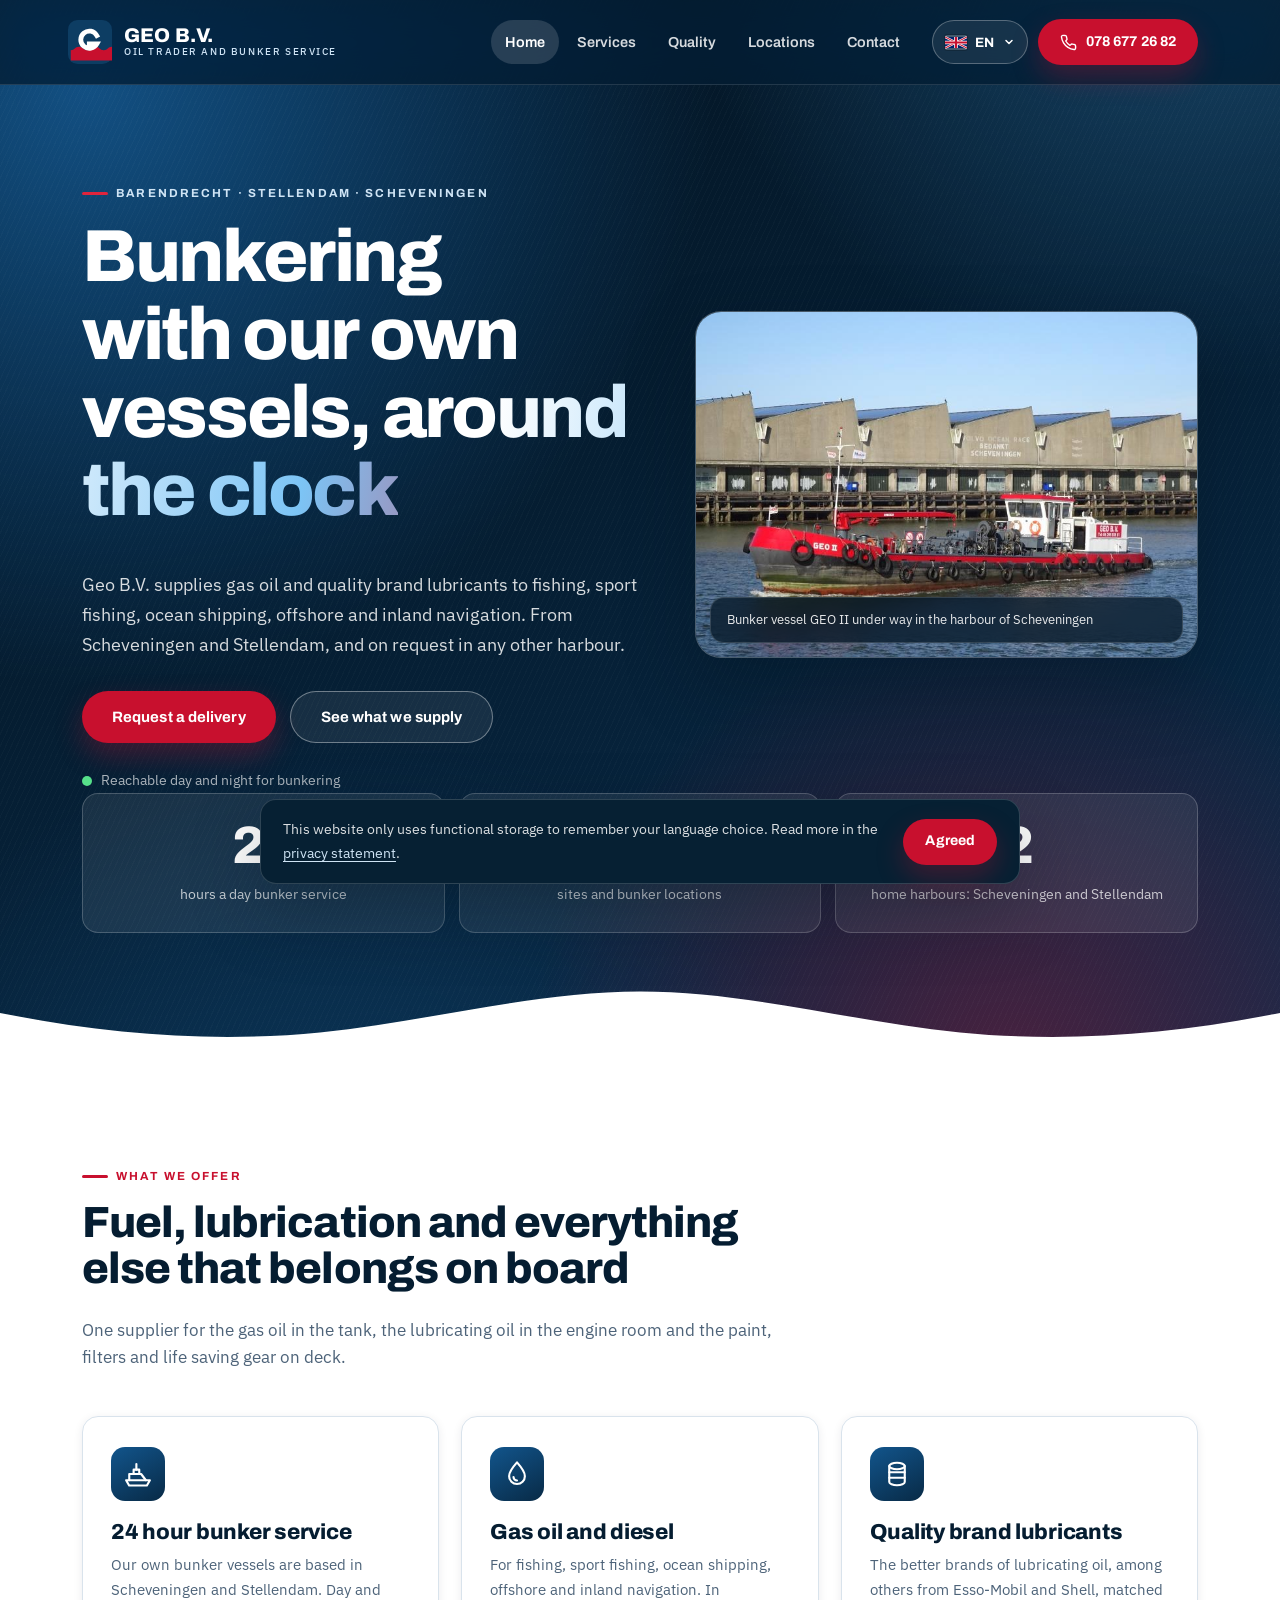
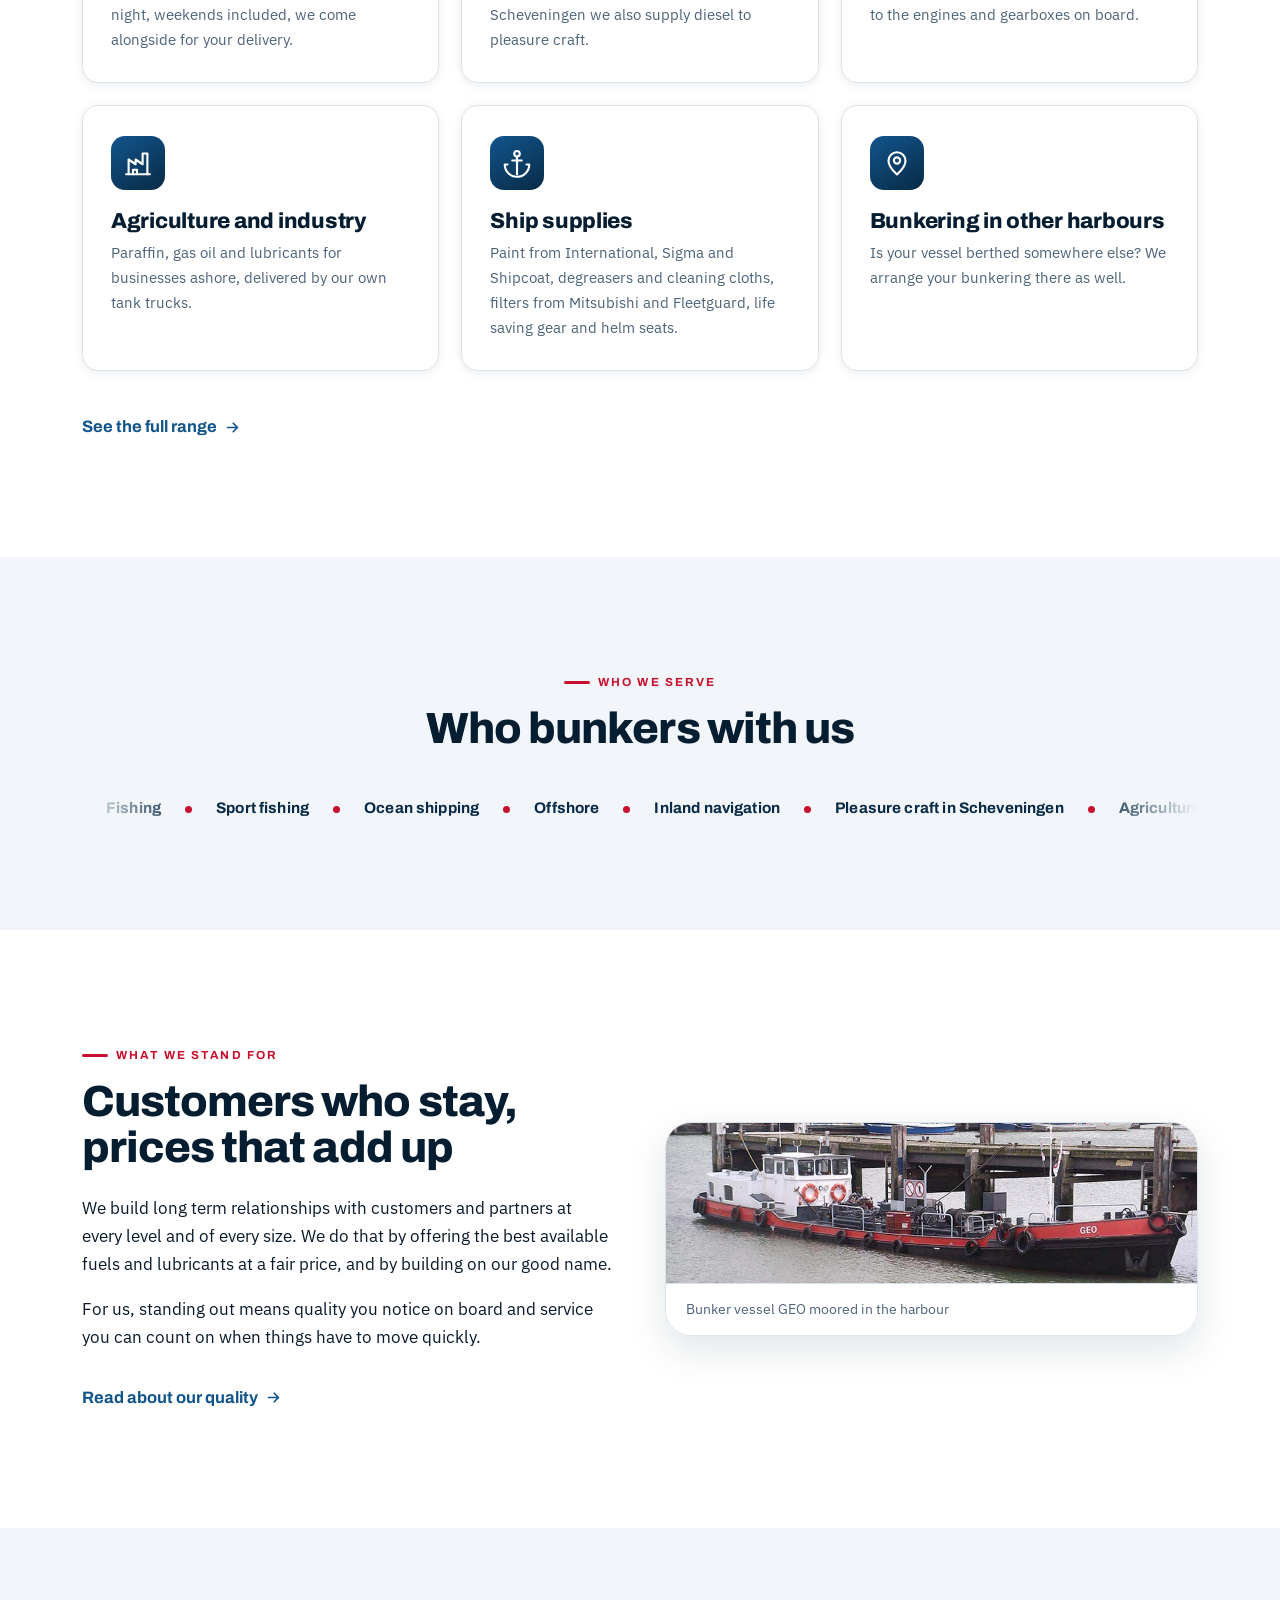
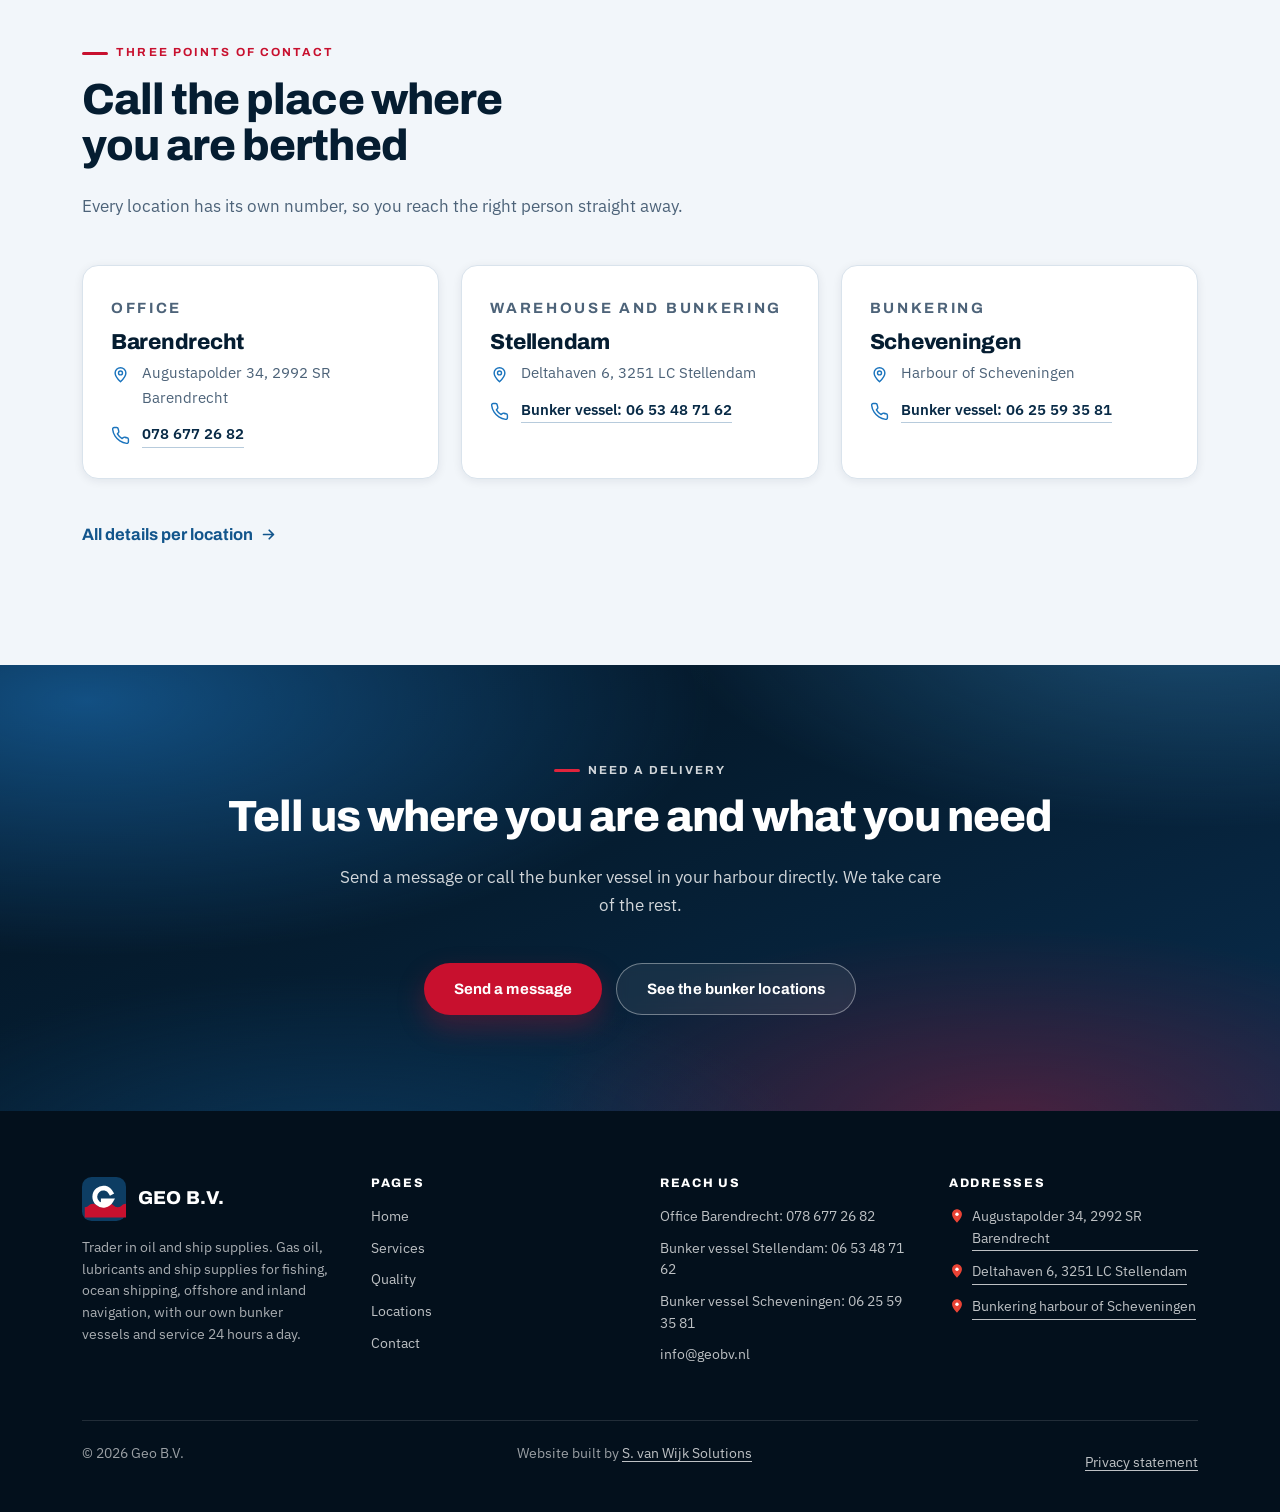
<file: index.html>
<!DOCTYPE html>
<html lang="nl">
<head>
<meta charset="UTF-8">
<meta name="viewport" content="width=device-width, initial-scale=1.0">
<meta name="robots" content="noindex, nofollow">
<title>Geo B.V. | Oliehandel en 24-uurs bunkerservice</title>
<meta name="description" content="Geo B.V. levert gasolie, smeeroliën en scheepsbenodigdheden met eigen bunkerschepen vanuit Scheveningen en Stellendam aan visserij, zeevaart en offshore.">
<link rel="canonical" href="https://svanwijksolutions.github.io/geo/index.html">
<link rel="alternate" hreflang="nl" href="https://svanwijksolutions.github.io/geo/index.html?lang=nl">
<link rel="alternate" hreflang="en" href="https://svanwijksolutions.github.io/geo/index.html?lang=en">
<link rel="alternate" hreflang="x-default" href="https://svanwijksolutions.github.io/geo/index.html">
<link rel="icon" href="assets/images/favicon.svg" type="image/svg+xml">
<link rel="icon" href="assets/images/favicon.ico" sizes="any">
<link rel="apple-touch-icon" href="assets/images/apple-touch-icon.png">
<meta property="og:type" content="website">
<meta property="og:locale" content="nl_NL">
<meta property="og:site_name" content="Geo B.V.">
<meta property="og:title" content="Geo B.V. | Oliehandel en 24-uurs bunkerservice">
<meta property="og:description" content="Gasolie, smeeroliën en scheepsbenodigdheden met eigen bunkerschepen vanuit Scheveningen en Stellendam.">
<meta property="og:url" content="https://svanwijksolutions.github.io/geo/index.html">
<meta property="og:image" content="https://svanwijksolutions.github.io/geo/assets/images/bunkerschip-geo-ii-scheveningen.jpg">
<meta name="twitter:card" content="summary_large_image">
<link rel="preconnect" href="https://fonts.googleapis.com">
<link rel="preconnect" href="https://fonts.gstatic.com" crossorigin>
<link href="https://fonts.googleapis.com/css2?family=Archivo:wght@400..900&family=IBM+Plex+Sans:wght@400;500;600&display=swap" rel="stylesheet">
<link rel="stylesheet" href="style.css">
<script type="application/ld+json">
{
  "@context": "https://schema.org",
  "@type": "Organization",
  "name": "Geo B.V.",
  "description": "Handel in olie en scheepsbenodigdheden met 24-uurs bunkerservice.",
  "url": "https://www.geobv.nl/",
  "email": "info@geobv.nl",
  "telephone": "+31786772682",
  "address": {
    "@type": "PostalAddress",
    "streetAddress": "Augustapolder 34",
    "postalCode": "2992 SR",
    "addressLocality": "Barendrecht",
    "addressCountry": "NL"
  },
  "contactPoint": [
    { "@type": "ContactPoint", "contactType": "kantoor", "telephone": "+31786772682", "areaServed": "NL" },
    { "@type": "ContactPoint", "contactType": "bunkerboot Stellendam", "telephone": "+31653487162", "areaServed": "NL" },
    { "@type": "ContactPoint", "contactType": "bunkerboot Scheveningen", "telephone": "+31625593581", "areaServed": "NL" }
  ],
  "hasCredential": ["ISO 9001:2015", "ISCC EU"]
}
</script>
</head>
<body data-page="index">
<a class="skip-link" href="#main" data-i18n="a11y.skip">Direct naar de inhoud</a>
<div id="header-placeholder"></div>

<main id="main">

  <!-- Hero -->
  <section class="hero">
    <div class="aurora" aria-hidden="true"></div>
    <div class="grain" aria-hidden="true"></div>
    <div class="wrap">
      <div class="hero-grid">
        <div class="hero-copy">
          <p class="eyebrow eyebrow--light anim" data-i18n="hero.eyebrow">Barendrecht · Stellendam · Scheveningen</p>
          <h1 class="anim d1" data-i18n-html="hero.title">Bunkeren met eigen schepen, <span class="accent">24 uur per dag</span></h1>
          <p class="hero-sub anim d2" data-i18n="hero.sub">Geo B.V. levert gasolie en smeeroliën van de betere merken aan de visserij, sportvisserij, zeevaart, offshore en binnenvaart. Vanuit Scheveningen en Stellendam, en op aanvraag in elke andere haven.</p>
          <div class="hero-actions anim d3">
            <a class="btn btn--primary" href="contact.html#formulier" data-i18n="hero.ctaPrimary">Vraag een levering aan</a>
            <a class="btn btn--ghost" href="diensten.html" data-i18n="hero.ctaSecondary">Bekijk wat wij leveren</a>
          </div>
          <p class="hero-note anim d4"><span class="pulse-dot" aria-hidden="true"></span><span data-i18n="hero.note">Dag en nacht bereikbaar voor bunkeringen</span></p>
        </div>

        <figure class="hero-figure anim d2">
          <img src="assets/images/bunkerschip-geo-ii-scheveningen.jpg"
               width="768" height="528" loading="eager" decoding="async"
               alt="Bunkerschip GEO II van Geo B.V. vaart langs de kade in de haven van Scheveningen"
               data-i18n-attr="alt:img.heroShip">
          <figcaption data-i18n="hero.caption">Bunkerschip GEO II onderweg in de haven van Scheveningen</figcaption>
        </figure>
      </div>

      <div class="stats stats--onhero anim d5">
        <div class="stat">
          <span class="stat-num" data-count="24"><span class="value">24</span></span>
          <span class="stat-label" data-i18n="stats.hours">uur per dag bunkerservice</span>
        </div>
        <div class="stat">
          <span class="stat-num" data-count="3"><span class="value">3</span></span>
          <span class="stat-label" data-i18n="stats.locations">vestigingen en bunkerlocaties</span>
        </div>
        <div class="stat">
          <span class="stat-num" data-count="2"><span class="value">2</span></span>
          <span class="stat-label" data-i18n="stats.harbours">thuishavens: Scheveningen en Stellendam</span>
        </div>
      </div>
    </div>

    <svg class="hero-wave" viewBox="0 0 1440 90" preserveAspectRatio="none" aria-hidden="true" focusable="false">
      <path d="M0 46c120 24 240 34 360 22s240-46 360-46 240 34 360 46 240 2 360-22v44H0z" fill="#ffffff"></path>
    </svg>
  </section>

  <!-- Diensten -->
  <section class="section">
    <div class="wrap">
      <div class="section-head reveal">
        <p class="eyebrow" data-i18n="services.eyebrow">Ons aanbod</p>
        <h2 data-i18n="services.title">Brandstof, smering en alles wat er verder aan boord moet</h2>
        <p class="lead" data-i18n="services.lead">Eén leverancier voor de gasolie in de tank, de smeerolie in de machinekamer en de verf, filters en reddingsmiddelen aan dek.</p>
      </div>

      <div class="grid grid--3">
        <article class="card reveal s1">
          <div class="card-icon" aria-hidden="true">
            <svg viewBox="0 0 24 24" fill="none" stroke="#ffffff" stroke-width="1.7" stroke-linecap="round" stroke-linejoin="round"><path d="M2.5 17h19l-2.4 4.2H4.9z"></path><path d="M5 17v-5h9.5l3.8 5"></path><path d="M8.5 12V8.5H13V12"></path><path d="M10.7 8.5V4"></path></svg>
          </div>
          <h3 data-i18n="services.s1.title">24-uurs bunkerservice</h3>
          <p data-i18n="services.s1.text">Onze eigen bunkerschepen liggen in Scheveningen en Stellendam. Dag en nacht, ook in het weekend, komen wij langszij voor uw levering.</p>
        </article>

        <article class="card reveal s2">
          <div class="card-icon" aria-hidden="true">
            <svg viewBox="0 0 24 24" fill="none" stroke="#ffffff" stroke-width="1.7" stroke-linecap="round" stroke-linejoin="round"><path d="M12 2.7s6.3 7 6.3 11a6.3 6.3 0 1 1-12.6 0c0-4 6.3-11 6.3-11z"></path><path d="M9.2 14.4a2.8 2.8 0 0 0 2.8 2.8"></path></svg>
          </div>
          <h3 data-i18n="services.s2.title">Gasolie en diesel</h3>
          <p data-i18n="services.s2.text">Voor visserij, sportvisserij, zeevaart, offshore en binnenvaart. In Scheveningen leveren wij ook diesel aan de pleziervaart.</p>
        </article>

        <article class="card reveal s3">
          <div class="card-icon" aria-hidden="true">
            <svg viewBox="0 0 24 24" fill="none" stroke="#ffffff" stroke-width="1.7" stroke-linecap="round" stroke-linejoin="round"><ellipse cx="12" cy="5.6" rx="6.2" ry="2.6"></ellipse><path d="M5.8 5.6v12.8c0 1.4 2.8 2.6 6.2 2.6s6.2-1.2 6.2-2.6V5.6"></path><path d="M5.8 10.6h12.4M5.8 15h12.4"></path></svg>
          </div>
          <h3 data-i18n="services.s3.title">Smeeroliën van A-merken</h3>
          <p data-i18n="services.s3.text">De betere merken smeerolie, onder andere van Esso-Mobil en Shell, passend bij de motoren en tandwielkasten aan boord.</p>
        </article>

        <article class="card reveal s1">
          <div class="card-icon" aria-hidden="true">
            <svg viewBox="0 0 24 24" fill="none" stroke="#ffffff" stroke-width="1.7" stroke-linecap="round" stroke-linejoin="round"><path d="M2.5 21h19"></path><path d="M4.5 21V9.2l5.6 3.8V9.2l5.6 3.8V4.4h3.8V21"></path><path d="M8 21v-3.6h3.2V21"></path></svg>
          </div>
          <h3 data-i18n="services.s4.title">Landbouw en industrie</h3>
          <p data-i18n="services.s4.text">Petroleum, gasolie en smeermiddelen voor bedrijven op de wal, geleverd met onze eigen tankwagens.</p>
        </article>

        <article class="card reveal s2">
          <div class="card-icon" aria-hidden="true">
            <svg viewBox="0 0 24 24" fill="none" stroke="#ffffff" stroke-width="1.7" stroke-linecap="round" stroke-linejoin="round"><circle cx="12" cy="4.6" r="2.2"></circle><path d="M12 6.8V21"></path><path d="M8.2 10h7.6"></path><path d="M4.4 13.2H2.2a9.8 9.8 0 0 0 19.6 0h-2.2"></path></svg>
          </div>
          <h3 data-i18n="services.s5.title">Scheepsbenodigdheden</h3>
          <p data-i18n="services.s5.text">Verf van International, Sigma en Shipcoat, ontvetters en poetslappen, filters van Mitsubishi en Fleetguard, reddingsmiddelen en stuurstoelen.</p>
        </article>

        <article class="card reveal s3">
          <div class="card-icon" aria-hidden="true">
            <svg viewBox="0 0 24 24" fill="none" stroke="#ffffff" stroke-width="1.7" stroke-linecap="round" stroke-linejoin="round"><path d="M12 21.2s6.8-6.2 6.8-11a6.8 6.8 0 1 0-13.6 0c0 4.8 6.8 11 6.8 11z"></path><circle cx="12" cy="10" r="2.5"></circle></svg>
          </div>
          <h3 data-i18n="services.s6.title">Bunkering in andere havens</h3>
          <p data-i18n="services.s6.text">Ligt uw schip ergens anders aan de kade? Ook daar verzorgen wij de bunkering voor u.</p>
        </article>
      </div>

      <p class="reveal" style="margin-top:34px">
        <a class="textlink" href="diensten.html">
          <span data-i18n="services.more">Bekijk het volledige aanbod</span>
          <svg width="17" height="17" viewBox="0 0 24 24" fill="none" stroke="currentColor" stroke-width="2.4" stroke-linecap="round" stroke-linejoin="round" aria-hidden="true" focusable="false"><path d="M5 12h14M13 6l6 6-6 6"></path></svg>
        </a>
      </p>
    </div>
  </section>

  <!-- Sectoren -->
  <section class="section section--tight section--sand">
    <div class="wrap">
      <div class="section-head section-head--center reveal">
        <p class="eyebrow" data-i18n="sectors.eyebrow">Voor wie</p>
        <h2 data-i18n="sectors.title">Wie er bij ons bunkert</h2>
      </div>
      <div class="marquee reveal s1" aria-label="Sectoren die bij ons bunkeren" data-i18n-attr="aria-label:sectors.aria">
        <div class="marquee-track">
          <span class="marquee-item" data-i18n="sectors.c1">Visserij</span>
          <span class="marquee-item" data-i18n="sectors.c2">Sportvisserij</span>
          <span class="marquee-item" data-i18n="sectors.c3">Zeevaart</span>
          <span class="marquee-item" data-i18n="sectors.c4">Offshore</span>
          <span class="marquee-item" data-i18n="sectors.c5">Binnenvaart</span>
          <span class="marquee-item" data-i18n="sectors.c6">Pleziervaart in Scheveningen</span>
          <span class="marquee-item" data-i18n="sectors.c7">Landbouw</span>
          <span class="marquee-item" data-i18n="sectors.c8">Industrie</span>
          <span class="marquee-item marquee-item--dup" aria-hidden="true" data-i18n="sectors.c1">Visserij</span>
          <span class="marquee-item marquee-item--dup" aria-hidden="true" data-i18n="sectors.c2">Sportvisserij</span>
          <span class="marquee-item marquee-item--dup" aria-hidden="true" data-i18n="sectors.c3">Zeevaart</span>
          <span class="marquee-item marquee-item--dup" aria-hidden="true" data-i18n="sectors.c4">Offshore</span>
          <span class="marquee-item marquee-item--dup" aria-hidden="true" data-i18n="sectors.c5">Binnenvaart</span>
          <span class="marquee-item marquee-item--dup" aria-hidden="true" data-i18n="sectors.c6">Pleziervaart in Scheveningen</span>
          <span class="marquee-item marquee-item--dup" aria-hidden="true" data-i18n="sectors.c7">Landbouw</span>
          <span class="marquee-item marquee-item--dup" aria-hidden="true" data-i18n="sectors.c8">Industrie</span>
        </div>
      </div>
    </div>
  </section>

  <!-- Verhaal -->
  <section class="section">
    <div class="wrap">
      <div class="split">
        <div class="reveal">
          <p class="eyebrow" data-i18n="story.eyebrow">Waar wij voor staan</p>
          <h2 data-i18n="story.title">Klanten die blijven, prijzen die kloppen</h2>
          <p data-i18n="story.p1">Wij gaan lange termijn relaties aan met klanten en partners op elk niveau en van elke omvang. Dat doen wij door de best beschikbare brandstoffen en smeermiddelen aan te bieden tegen een eerlijke prijs, en door voort te bouwen op onze goede naam.</p>
          <p data-i18n="story.p2">Onderscheidend vermogen zit voor ons in kwaliteit die u aan boord merkt, en in service waar u op kunt rekenen als het even snel moet.</p>
          <p style="margin-top:24px">
            <a class="textlink" href="kwaliteit.html">
              <span data-i18n="story.link">Lees over onze kwaliteit</span>
              <svg width="17" height="17" viewBox="0 0 24 24" fill="none" stroke="currentColor" stroke-width="2.4" stroke-linecap="round" stroke-linejoin="round" aria-hidden="true" focusable="false"><path d="M5 12h14M13 6l6 6-6 6"></path></svg>
            </a>
          </p>
        </div>
        <figure class="band reveal s2">
          <img src="assets/images/bunkerschip-geo-afgemeerd.jpg"
               width="903" height="272" loading="lazy" decoding="async"
               alt="Bunkerschip GEO van Geo B.V. afgemeerd langs een houten steiger"
               data-i18n-attr="alt:img.shipMoored">
          <figcaption data-i18n="story.caption">Bunkerschip GEO afgemeerd in de haven</figcaption>
        </figure>
      </div>
    </div>
  </section>

  <!-- Vestigingen -->
  <section class="section section--sand">
    <div class="wrap">
      <div class="section-head reveal">
        <p class="eyebrow" data-i18n="loc.eyebrow">Drie contactpunten</p>
        <h2 data-i18n="loc.title">Bel de plek waar u ligt</h2>
        <p class="lead" data-i18n="loc.lead">Elke locatie heeft een eigen nummer, zodat u meteen de juiste persoon aan de lijn hebt.</p>
      </div>

      <div class="grid grid--3">
        <article class="card loc-card reveal s1">
          <p class="loc-role" data-i18n="loc.a.role">Kantoor</p>
          <h3>Barendrecht</h3>
          <ul class="loc-list">
            <li>
              <svg viewBox="0 0 24 24" fill="none" stroke="currentColor" stroke-width="1.8" stroke-linecap="round" stroke-linejoin="round" aria-hidden="true" focusable="false"><path d="M12 21.2s6.8-6.2 6.8-11a6.8 6.8 0 1 0-13.6 0c0 4.8 6.8 11 6.8 11z"></path><circle cx="12" cy="10" r="2.5"></circle></svg>
              <span>Augustapolder 34, 2992 SR Barendrecht</span>
            </li>
            <li>
              <svg viewBox="0 0 24 24" fill="none" stroke="currentColor" stroke-width="1.8" stroke-linecap="round" stroke-linejoin="round" aria-hidden="true" focusable="false"><path d="M22 16.9v3a2 2 0 0 1-2.2 2 19.8 19.8 0 0 1-8.6-3.1 19.5 19.5 0 0 1-6-6A19.8 19.8 0 0 1 2.1 4.2 2 2 0 0 1 4.1 2h3a2 2 0 0 1 2 1.7c.1 1 .4 1.9.7 2.8a2 2 0 0 1-.5 2.1L8.1 9.9a16 16 0 0 0 6 6l1.3-1.2a2 2 0 0 1 2.1-.5c.9.3 1.8.6 2.8.7a2 2 0 0 1 1.7 2z"></path></svg>
              <a href="tel:+31786772682">078 677 26 82</a>
            </li>
          </ul>
        </article>

        <article class="card loc-card reveal s2">
          <p class="loc-role" data-i18n="loc.b.role">Magazijn en bunkering</p>
          <h3>Stellendam</h3>
          <ul class="loc-list">
            <li>
              <svg viewBox="0 0 24 24" fill="none" stroke="currentColor" stroke-width="1.8" stroke-linecap="round" stroke-linejoin="round" aria-hidden="true" focusable="false"><path d="M12 21.2s6.8-6.2 6.8-11a6.8 6.8 0 1 0-13.6 0c0 4.8 6.8 11 6.8 11z"></path><circle cx="12" cy="10" r="2.5"></circle></svg>
              <span>Deltahaven 6, 3251 LC Stellendam</span>
            </li>
            <li>
              <svg viewBox="0 0 24 24" fill="none" stroke="currentColor" stroke-width="1.8" stroke-linecap="round" stroke-linejoin="round" aria-hidden="true" focusable="false"><path d="M22 16.9v3a2 2 0 0 1-2.2 2 19.8 19.8 0 0 1-8.6-3.1 19.5 19.5 0 0 1-6-6A19.8 19.8 0 0 1 2.1 4.2 2 2 0 0 1 4.1 2h3a2 2 0 0 1 2 1.7c.1 1 .4 1.9.7 2.8a2 2 0 0 1-.5 2.1L8.1 9.9a16 16 0 0 0 6 6l1.3-1.2a2 2 0 0 1 2.1-.5c.9.3 1.8.6 2.8.7a2 2 0 0 1 1.7 2z"></path></svg>
              <a href="tel:+31653487162"><span data-i18n="loc.boat">Bunkerboot</span>: 06 53 48 71 62</a>
            </li>
          </ul>
        </article>

        <article class="card loc-card reveal s3">
          <p class="loc-role" data-i18n="loc.c.role">Bunkering</p>
          <h3>Scheveningen</h3>
          <ul class="loc-list">
            <li>
              <svg viewBox="0 0 24 24" fill="none" stroke="currentColor" stroke-width="1.8" stroke-linecap="round" stroke-linejoin="round" aria-hidden="true" focusable="false"><path d="M12 21.2s6.8-6.2 6.8-11a6.8 6.8 0 1 0-13.6 0c0 4.8 6.8 11 6.8 11z"></path><circle cx="12" cy="10" r="2.5"></circle></svg>
              <span data-i18n="loc.c.place">Haven van Scheveningen</span>
            </li>
            <li>
              <svg viewBox="0 0 24 24" fill="none" stroke="currentColor" stroke-width="1.8" stroke-linecap="round" stroke-linejoin="round" aria-hidden="true" focusable="false"><path d="M22 16.9v3a2 2 0 0 1-2.2 2 19.8 19.8 0 0 1-8.6-3.1 19.5 19.5 0 0 1-6-6A19.8 19.8 0 0 1 2.1 4.2 2 2 0 0 1 4.1 2h3a2 2 0 0 1 2 1.7c.1 1 .4 1.9.7 2.8a2 2 0 0 1-.5 2.1L8.1 9.9a16 16 0 0 0 6 6l1.3-1.2a2 2 0 0 1 2.1-.5c.9.3 1.8.6 2.8.7a2 2 0 0 1 1.7 2z"></path></svg>
              <a href="tel:+31625593581"><span data-i18n="loc.boat">Bunkerboot</span>: 06 25 59 35 81</a>
            </li>
          </ul>
        </article>
      </div>

      <p class="reveal" style="margin-top:34px">
        <a class="textlink" href="vestigingen.html">
          <span data-i18n="loc.more">Alle gegevens per vestiging</span>
          <svg width="17" height="17" viewBox="0 0 24 24" fill="none" stroke="currentColor" stroke-width="2.4" stroke-linecap="round" stroke-linejoin="round" aria-hidden="true" focusable="false"><path d="M5 12h14M13 6l6 6-6 6"></path></svg>
        </a>
      </p>
    </div>
  </section>

  <!-- CTA -->
  <section class="cta-band">
    <div class="aurora" aria-hidden="true"></div>
    <div class="wrap cta-inner">
      <p class="eyebrow eyebrow--light" data-i18n="cta.eyebrow">Levering nodig</p>
      <h2 data-i18n="cta.title">Vertel ons waar u ligt en wat u nodig heeft</h2>
      <p data-i18n="cta.text">Stuur een bericht of bel rechtstreeks met de bunkerboot in uw haven. Wij regelen de rest.</p>
      <div class="cta-actions">
        <a class="btn btn--primary" href="contact.html#formulier" data-i18n="cta.button">Stuur een bericht</a>
        <a class="btn btn--ghost" href="vestigingen.html" data-i18n="cta.button2">Bekijk de bunkerlocaties</a>
      </div>
    </div>
  </section>

</main>

<div id="footer-placeholder"></div>

<div class="cookiebar" role="region" aria-label="Cookiemelding" data-i18n-attr="aria-label:cookie.aria">
  <p data-i18n-html="cookie.text">Deze website gebruikt alleen functionele opslag om uw taalkeuze te onthouden. Lees meer in de <a href="privacy.html">privacyverklaring</a>.</p>
  <button type="button" class="btn btn--primary btn--sm" data-i18n="cookie.accept">Akkoord</button>
</div>

<script src="js/script.js" defer></script>
</body>
</html>
</file>
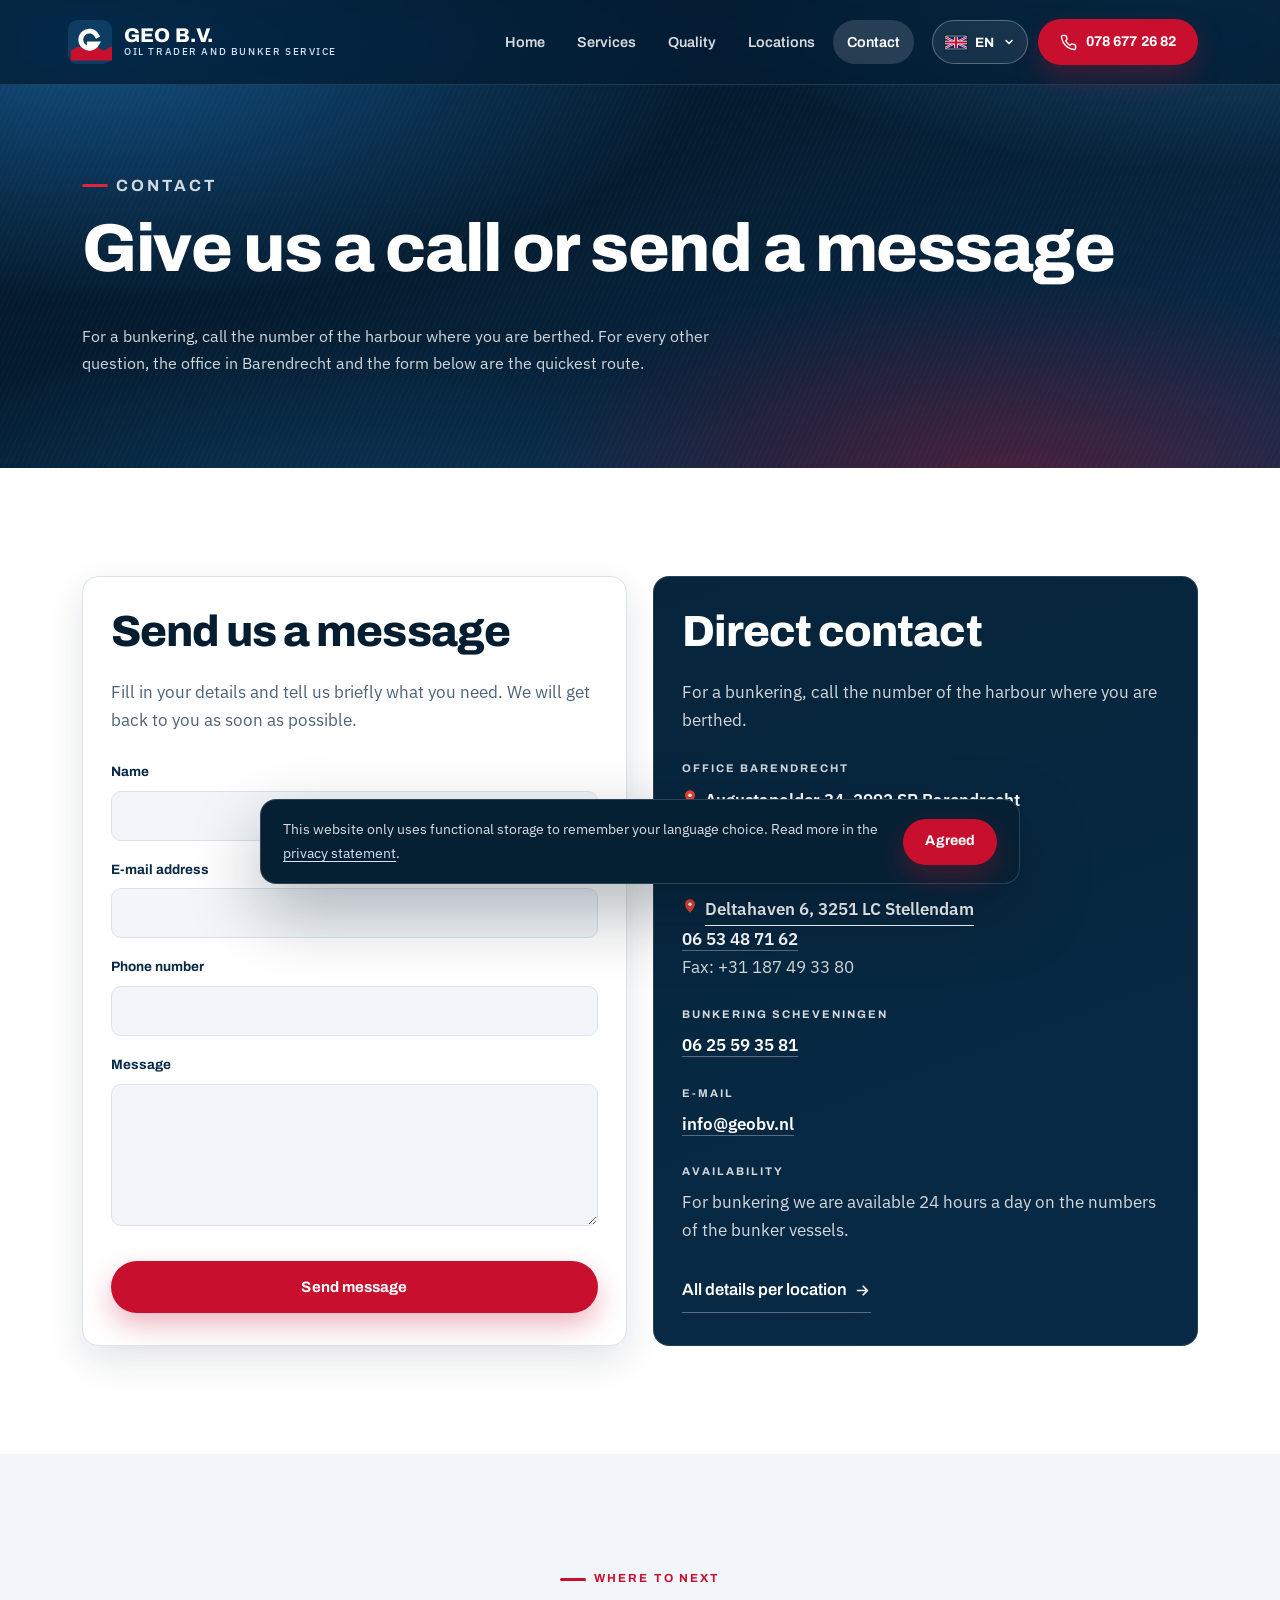
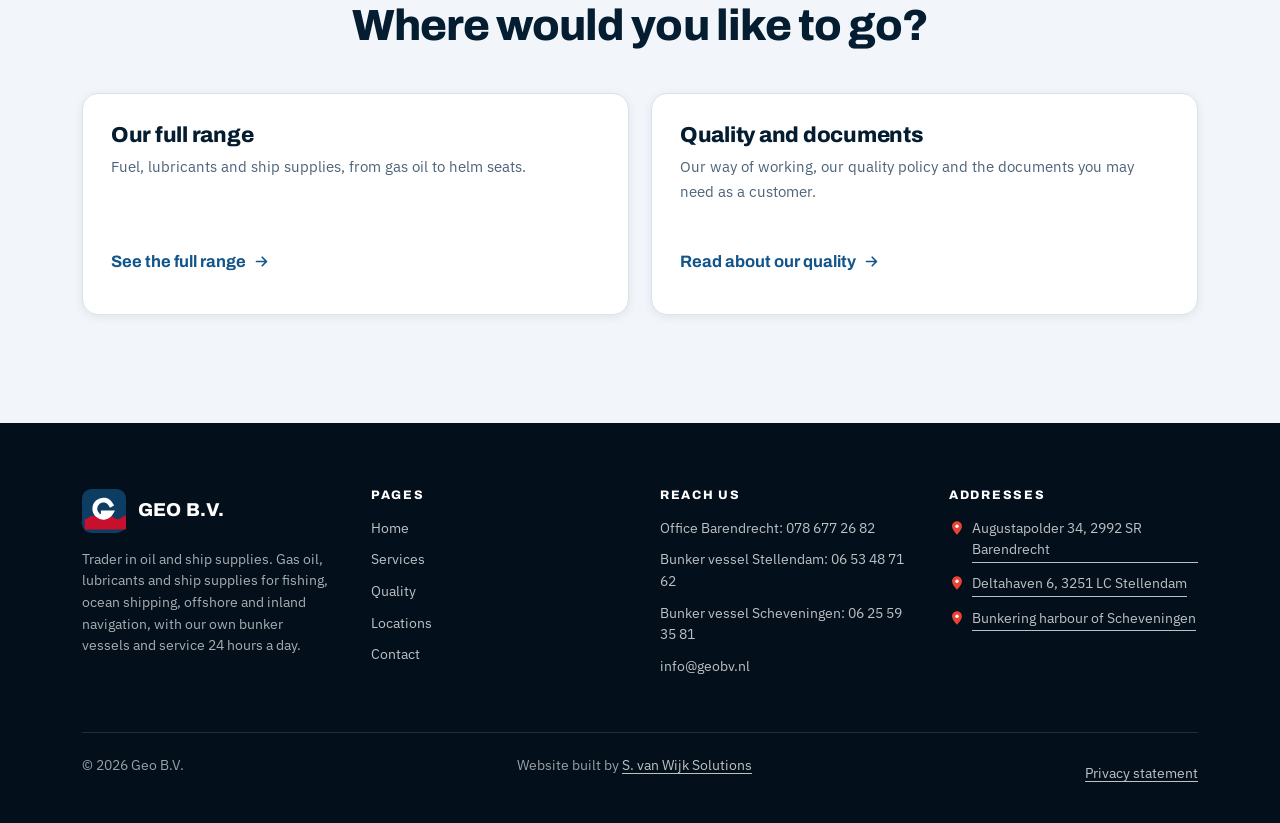
<file: contact.html>
<!DOCTYPE html>
<html lang="nl">
<head>
<meta charset="UTF-8">
<meta name="viewport" content="width=device-width, initial-scale=1.0">
<meta name="robots" content="noindex, nofollow">
<title>Contact | Geo B.V. in Barendrecht en Stellendam</title>
<meta name="description" content="Neem contact op met Geo B.V. Kantoor Barendrecht 078 677 26 82, bunkerboot Stellendam 06 53 48 71 62, bunkerboot Scheveningen 06 25 59 35 81, info@geobv.nl.">
<link rel="canonical" href="https://svanwijksolutions.github.io/geo/contact.html">
<link rel="alternate" hreflang="nl" href="https://svanwijksolutions.github.io/geo/contact.html?lang=nl">
<link rel="alternate" hreflang="en" href="https://svanwijksolutions.github.io/geo/contact.html?lang=en">
<link rel="alternate" hreflang="x-default" href="https://svanwijksolutions.github.io/geo/contact.html">
<link rel="icon" href="assets/images/favicon.svg" type="image/svg+xml">
<link rel="icon" href="assets/images/favicon.ico" sizes="any">
<link rel="apple-touch-icon" href="assets/images/apple-touch-icon.png">
<meta property="og:type" content="website">
<meta property="og:locale" content="nl_NL">
<meta property="og:site_name" content="Geo B.V.">
<meta property="og:title" content="Contact | Geo B.V. in Barendrecht en Stellendam">
<meta property="og:description" content="Bel de bunkerboot in uw haven of stuur een bericht via het formulier.">
<meta property="og:url" content="https://svanwijksolutions.github.io/geo/contact.html">
<meta property="og:image" content="https://svanwijksolutions.github.io/geo/assets/images/bunkerschip-geo-ii-scheveningen.jpg">
<meta name="twitter:card" content="summary_large_image">
<link rel="preconnect" href="https://fonts.googleapis.com">
<link rel="preconnect" href="https://fonts.gstatic.com" crossorigin>
<link href="https://fonts.googleapis.com/css2?family=Archivo:wght@400..900&family=IBM+Plex+Sans:wght@400;500;600&display=swap" rel="stylesheet">
<link rel="stylesheet" href="style.css">
<script type="application/ld+json">
{
  "@context": "https://schema.org",
  "@type": "Organization",
  "name": "Geo B.V.",
  "description": "Handel in olie en scheepsbenodigdheden met 24-uurs bunkerservice.",
  "url": "https://www.geobv.nl/",
  "email": "info@geobv.nl",
  "telephone": "+31786772682",
  "address": {
    "@type": "PostalAddress",
    "streetAddress": "Augustapolder 34",
    "postalCode": "2992 SR",
    "addressLocality": "Barendrecht",
    "addressCountry": "NL"
  },
  "contactPoint": [
    { "@type": "ContactPoint", "contactType": "kantoor", "telephone": "+31786772682", "areaServed": "NL" },
    { "@type": "ContactPoint", "contactType": "bunkerboot Stellendam", "telephone": "+31653487162", "areaServed": "NL" },
    { "@type": "ContactPoint", "contactType": "bunkerboot Scheveningen", "telephone": "+31625593581", "areaServed": "NL" }
  ],
  "hasCredential": ["ISO 9001:2015", "ISCC EU"]
}
</script>
</head>
<body data-page="contact">
<a class="skip-link" href="#main" data-i18n="a11y.skip">Direct naar de inhoud</a>
<div id="header-placeholder"></div>

<main id="main">

  <section class="page-hero">
    <div class="aurora" aria-hidden="true"></div>
    <div class="grain" aria-hidden="true"></div>
    <div class="wrap">
      <p class="eyebrow eyebrow--light anim" data-i18n="contact.eyebrow">Contact</p>
      <h1 class="anim d1" data-i18n="contact.title">Even bellen of een bericht sturen</h1>
      <p class="anim d2" data-i18n="contact.lead">Voor een bunkering belt u het nummer van de haven waar u ligt. Voor alle andere vragen zijn het kantoor in Barendrecht en het formulier hieronder de snelste weg.</p>
    </div>
  </section>

  <section class="section" id="formulier">
    <div class="wrap">
      <div class="contact-layout">

        <div class="form-card reveal s1">
          <h2 data-i18n="form.title">Stuur ons een bericht</h2>
          <p class="lead" style="margin-bottom:26px" data-i18n="form.lead">Vul uw gegevens in en vertel kort wat u nodig heeft. Wij nemen zo snel mogelijk contact met u op.</p>

          <form id="contact-form" novalidate>
            <div class="field">
              <label for="naam" data-i18n="form.naam">Naam</label>
              <input type="text" id="naam" name="naam" autocomplete="name" required>
            </div>
            <div class="field">
              <label for="email" data-i18n="form.email">E-mailadres</label>
              <input type="email" id="email" name="email" autocomplete="email" required>
            </div>
            <div class="field">
              <label for="telefoon" data-i18n="form.telefoon">Telefoonnummer</label>
              <input type="tel" id="telefoon" name="telefoon" autocomplete="tel">
            </div>
            <div class="field">
              <label for="bericht" data-i18n="form.bericht">Bericht</label>
              <textarea id="bericht" name="bericht" rows="6" required></textarea>
            </div>

            <div class="field-hp" aria-hidden="true">
              <label for="bedrijfsnaam-controle">Laat dit veld leeg</label>
              <input type="text" id="bedrijfsnaam-controle" name="bedrijfsnaam-controle" tabindex="-1" autocomplete="off">
            </div>

            <div class="form-actions">
              <button type="submit" class="btn btn--primary" data-i18n="form.submit">Verstuur bericht</button>
              <p class="form-status" id="form-status" role="status" aria-live="polite" data-i18n="form.status">Bedankt voor uw bericht. Wij nemen zo snel mogelijk contact met u op.</p>
            </div>
          </form>
        </div>

        <div class="info-card reveal s2">
          <div class="info-block">
            <h2 data-i18n="contact.info.title">Direct contact</h2>
            <p data-i18n="contact.info.lead">Voor een bunkering belt u het nummer van de haven waar u ligt.</p>
          </div>

          <div class="info-block">
            <p class="info-label" data-i18n="contact.info.officeLabel">Kantoor Barendrecht</p>
            <p>
              <a class="map-link" href="https://www.google.com/maps/search/?api=1&amp;query=Augustapolder+34+2992+SR+Barendrecht" target="_blank" rel="noopener"><svg class="map-pin" viewBox="0 0 24 24" aria-hidden="true" focusable="false"><path fill="#ea4335" d="M12 2C7.9 2 4.6 5.3 4.6 9.4c0 5.2 6.4 11.6 6.7 11.9.4.4 1 .4 1.4 0 .3-.3 6.7-6.7 6.7-11.9C19.4 5.3 16.1 2 12 2z"></path><circle cx="12" cy="9.4" r="2.55" fill="#ffffff"></circle></svg><span>Augustapolder 34, 2992 SR Barendrecht</span></a><br>
              <a href="tel:+31786772682">078 677 26 82</a>
            </p>
          </div>

          <div class="info-block">
            <p class="info-label" data-i18n="contact.info.stellendamLabel">Magazijn en bunkering Stellendam</p>
            <p>
              <a class="map-link" href="https://www.google.com/maps/search/?api=1&amp;query=Deltahaven+6+3251+LC+Stellendam" target="_blank" rel="noopener"><svg class="map-pin" viewBox="0 0 24 24" aria-hidden="true" focusable="false"><path fill="#ea4335" d="M12 2C7.9 2 4.6 5.3 4.6 9.4c0 5.2 6.4 11.6 6.7 11.9.4.4 1 .4 1.4 0 .3-.3 6.7-6.7 6.7-11.9C19.4 5.3 16.1 2 12 2z"></path><circle cx="12" cy="9.4" r="2.55" fill="#ffffff"></circle></svg><span>Deltahaven 6, 3251 LC Stellendam</span></a><br>
              <a href="tel:+31653487162">06 53 48 71 62</a><br>
              <span data-i18n="vest.b.fax">Fax: 0187 49 33 80</span>
            </p>
          </div>

          <div class="info-block">
            <p class="info-label" data-i18n="contact.info.schevLabel">Bunkering Scheveningen</p>
            <p><a href="tel:+31625593581">06 25 59 35 81</a></p>
          </div>

          <div class="info-block">
            <p class="info-label" data-i18n="contact.info.mailLabel">E-mail</p>
            <p><a href="mailto:info@geobv.nl">info@geobv.nl</a></p>
          </div>

          <div class="info-block">
            <p class="info-label" data-i18n="contact.info.availLabel">Bereikbaarheid</p>
            <p data-i18n="contact.info.avail">Voor bunkeringen zijn wij 24 uur per dag bereikbaar via de nummers van de bunkerboten.</p>
          </div>

          <div class="info-block">
            <a class="textlink textlink--light" href="vestigingen.html">
              <span data-i18n="loc.more">Alle gegevens per vestiging</span>
              <svg width="17" height="17" viewBox="0 0 24 24" fill="none" stroke="currentColor" stroke-width="2.4" stroke-linecap="round" stroke-linejoin="round" aria-hidden="true" focusable="false"><path d="M5 12h14M13 6l6 6-6 6"></path></svg>
            </a>
          </div>
        </div>

      </div>
    </div>
  </section>

  <section class="section section--sand section--tight">
    <div class="wrap">
      <div class="section-head section-head--center reveal">
        <p class="eyebrow" data-i18n="contact.next.eyebrow">Verder kijken</p>
        <h2 data-i18n="contact.next.title">Waar wilt u heen?</h2>
      </div>
      <div class="grid grid--2">
        <article class="card reveal s1">
          <h3 data-i18n="contact.next.a.title">Ons volledige aanbod</h3>
          <p data-i18n="contact.next.a.text">Brandstof, smeermiddelen en scheepsbenodigdheden, van gasolie tot stuurstoelen.</p>
          <div class="card-foot">
            <a class="textlink" href="diensten.html">
              <span data-i18n="services.more">Bekijk het volledige aanbod</span>
              <svg width="17" height="17" viewBox="0 0 24 24" fill="none" stroke="currentColor" stroke-width="2.4" stroke-linecap="round" stroke-linejoin="round" aria-hidden="true" focusable="false"><path d="M5 12h14M13 6l6 6-6 6"></path></svg>
            </a>
          </div>
        </article>
        <article class="card reveal s2">
          <h3 data-i18n="contact.next.b.title">Kwaliteit en documenten</h3>
          <p data-i18n="contact.next.b.text">Onze werkwijze, ons kwaliteitsbeleid en de documenten die u als klant nodig kunt hebben.</p>
          <div class="card-foot">
            <a class="textlink" href="kwaliteit.html">
              <span data-i18n="story.link">Lees over onze kwaliteit</span>
              <svg width="17" height="17" viewBox="0 0 24 24" fill="none" stroke="currentColor" stroke-width="2.4" stroke-linecap="round" stroke-linejoin="round" aria-hidden="true" focusable="false"><path d="M5 12h14M13 6l6 6-6 6"></path></svg>
            </a>
          </div>
        </article>
      </div>
    </div>
  </section>

</main>

<div id="footer-placeholder"></div>

<div class="cookiebar" role="region" aria-label="Cookiemelding" data-i18n-attr="aria-label:cookie.aria">
  <p data-i18n-html="cookie.text">Deze website gebruikt alleen functionele opslag om uw taalkeuze te onthouden. Lees meer in de <a href="privacy.html">privacyverklaring</a>.</p>
  <button type="button" class="btn btn--primary btn--sm" data-i18n="cookie.accept">Akkoord</button>
</div>

<script src="js/script.js" defer></script>
</body>
</html>
</file>
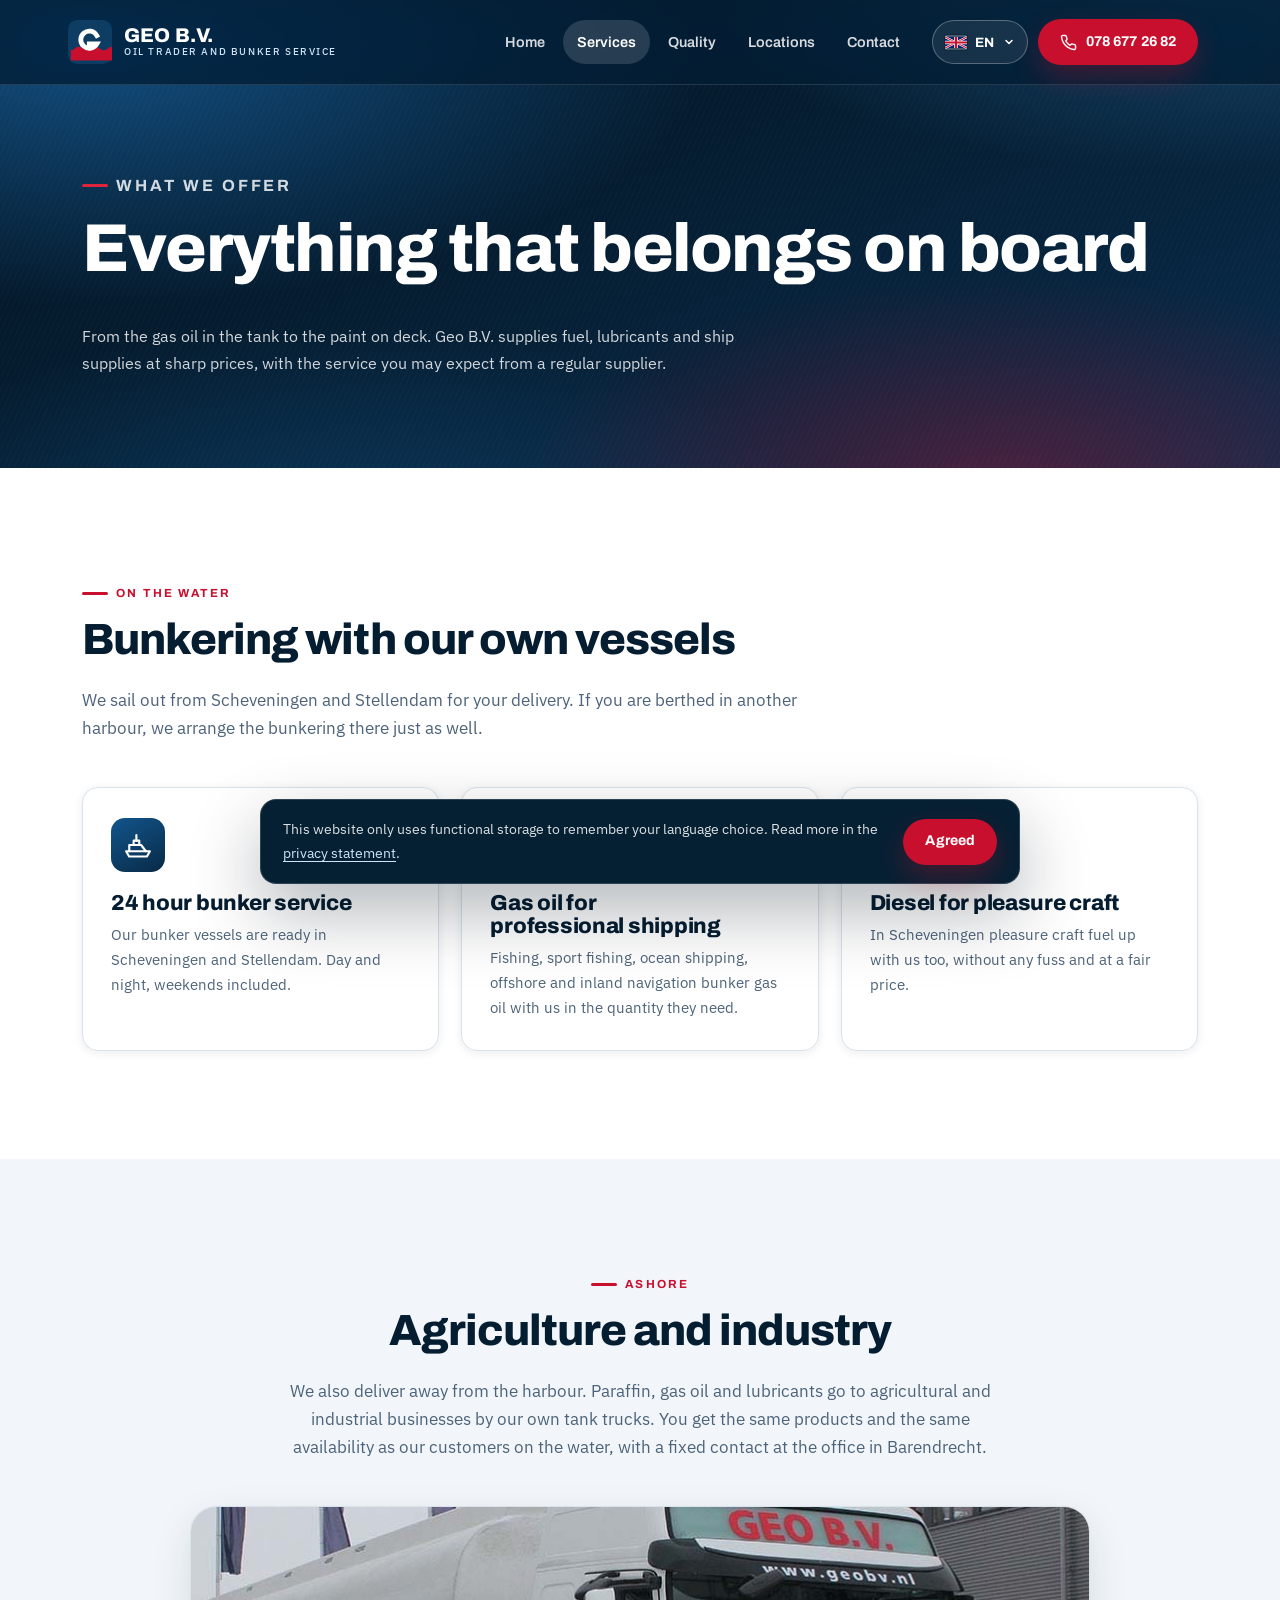
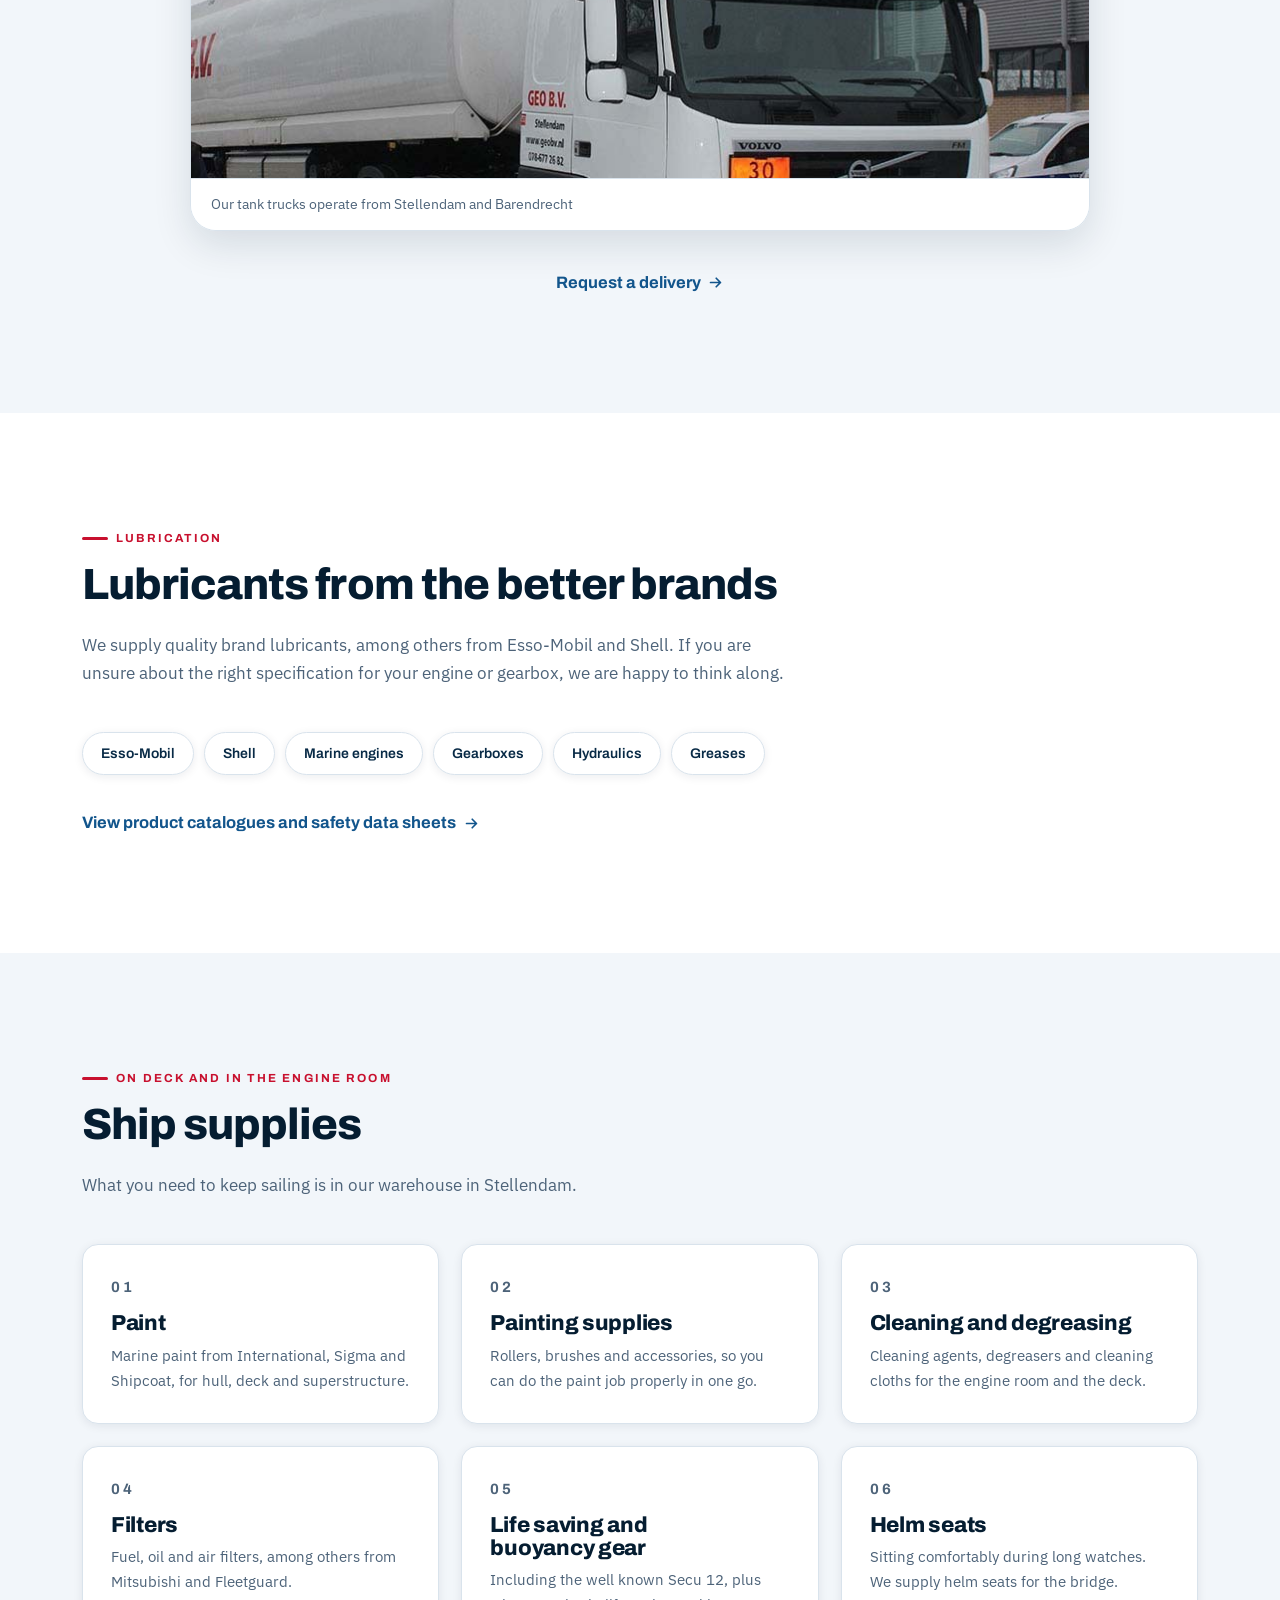
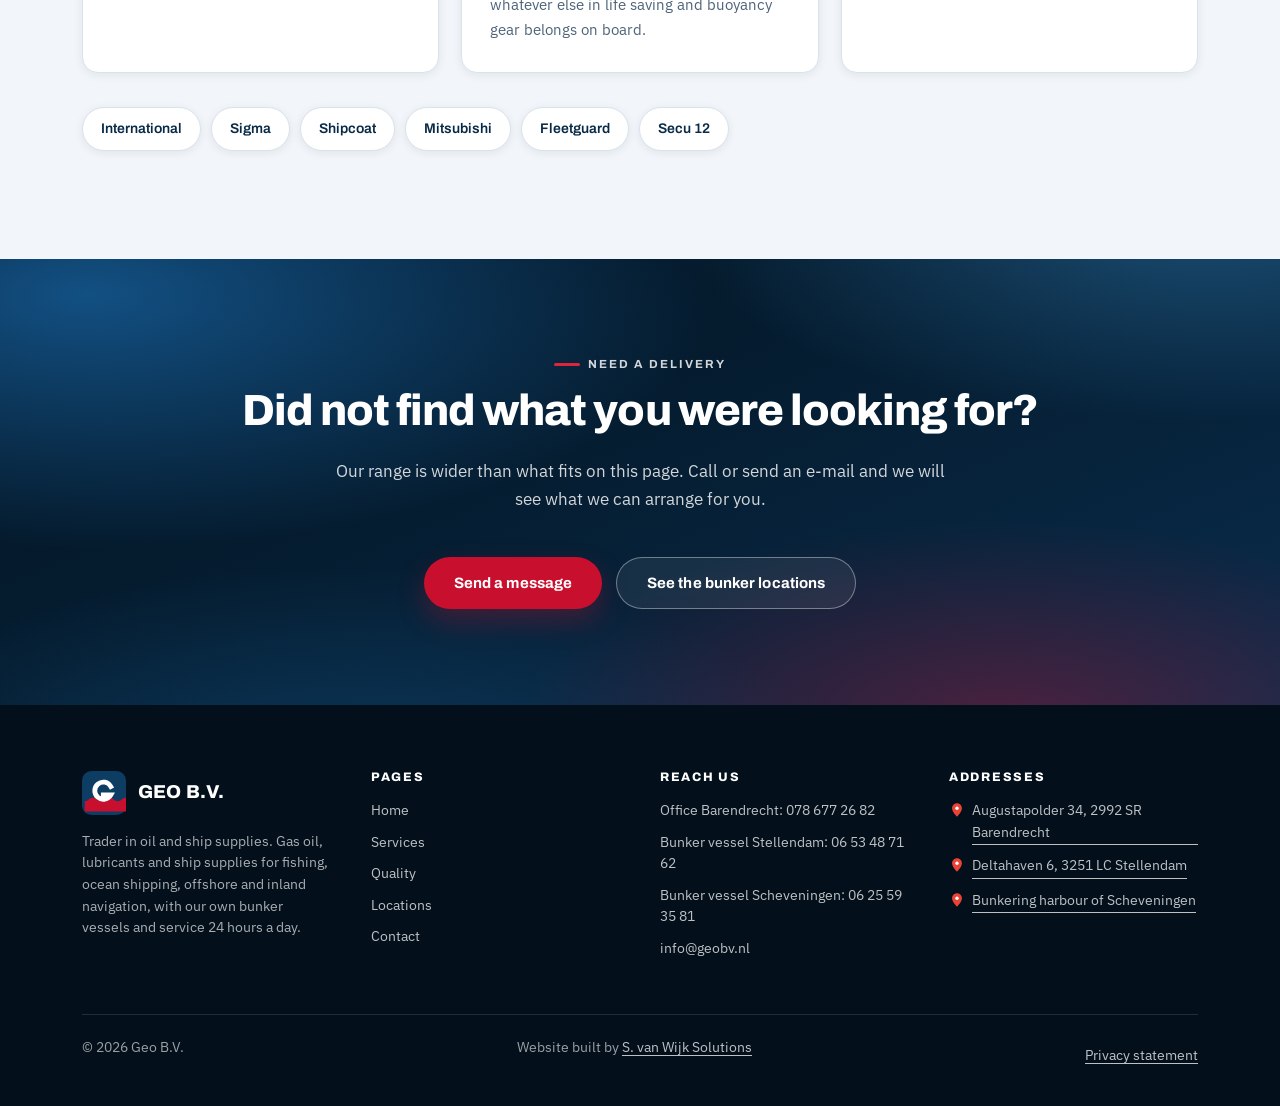
<file: diensten.html>
<!DOCTYPE html>
<html lang="nl">
<head>
<meta charset="UTF-8">
<meta name="viewport" content="width=device-width, initial-scale=1.0">
<meta name="robots" content="noindex, nofollow">
<title>Diensten | Gasolie, smeerolie en scheepsbenodigdheden</title>
<meta name="description" content="Geo B.V. levert gasolie, smeeroliën van A-merken, brandstof voor landbouw en industrie en scheepsbenodigdheden zoals verf, filters en reddingsmiddelen.">
<link rel="canonical" href="https://svanwijksolutions.github.io/geo/diensten.html">
<link rel="alternate" hreflang="nl" href="https://svanwijksolutions.github.io/geo/diensten.html?lang=nl">
<link rel="alternate" hreflang="en" href="https://svanwijksolutions.github.io/geo/diensten.html?lang=en">
<link rel="alternate" hreflang="x-default" href="https://svanwijksolutions.github.io/geo/diensten.html">
<link rel="icon" href="assets/images/favicon.svg" type="image/svg+xml">
<link rel="icon" href="assets/images/favicon.ico" sizes="any">
<link rel="apple-touch-icon" href="assets/images/apple-touch-icon.png">
<meta property="og:type" content="website">
<meta property="og:locale" content="nl_NL">
<meta property="og:site_name" content="Geo B.V.">
<meta property="og:title" content="Diensten | Gasolie, smeerolie en scheepsbenodigdheden">
<meta property="og:description" content="Alles wat er aan boord moet: brandstof, smering, verf, filters en reddingsmiddelen.">
<meta property="og:url" content="https://svanwijksolutions.github.io/geo/diensten.html">
<meta property="og:image" content="https://svanwijksolutions.github.io/geo/assets/images/tankwagen-geo-bv.jpg">
<meta name="twitter:card" content="summary_large_image">
<link rel="preconnect" href="https://fonts.googleapis.com">
<link rel="preconnect" href="https://fonts.gstatic.com" crossorigin>
<link href="https://fonts.googleapis.com/css2?family=Archivo:wght@400..900&family=IBM+Plex+Sans:wght@400;500;600&display=swap" rel="stylesheet">
<link rel="stylesheet" href="style.css">
<script type="application/ld+json">
{
  "@context": "https://schema.org",
  "@type": "Organization",
  "name": "Geo B.V.",
  "description": "Handel in olie en scheepsbenodigdheden met 24-uurs bunkerservice.",
  "url": "https://www.geobv.nl/",
  "email": "info@geobv.nl",
  "telephone": "+31786772682",
  "address": {
    "@type": "PostalAddress",
    "streetAddress": "Augustapolder 34",
    "postalCode": "2992 SR",
    "addressLocality": "Barendrecht",
    "addressCountry": "NL"
  },
  "hasCredential": ["ISO 9001:2015", "ISCC EU"]
}
</script>
</head>
<body data-page="diensten">
<a class="skip-link" href="#main" data-i18n="a11y.skip">Direct naar de inhoud</a>
<div id="header-placeholder"></div>

<main id="main">

  <section class="page-hero">
    <div class="aurora" aria-hidden="true"></div>
    <div class="grain" aria-hidden="true"></div>
    <div class="wrap">
      <p class="eyebrow eyebrow--light anim" data-i18n="diensten.eyebrow">Ons aanbod</p>
      <h1 class="anim d1" data-i18n="diensten.title">Alles wat er aan boord moet</h1>
      <p class="anim d2" data-i18n="diensten.lead">Van de gasolie in de tank tot de verf op het dek. Geo B.V. levert brandstof, smeermiddelen en scheepsbenodigdheden tegen scherpe prijzen, met de service die u van een vaste leverancier mag verwachten.</p>
    </div>
  </section>

  <!-- Op het water -->
  <section class="section">
    <div class="wrap">
      <div class="section-head reveal">
        <p class="eyebrow" data-i18n="diensten.water.eyebrow">Op het water</p>
        <h2 data-i18n="diensten.water.title">Bunkeren met onze eigen schepen</h2>
        <p class="lead" data-i18n="diensten.water.lead">Vanuit Scheveningen en Stellendam varen wij uit voor uw levering. Ligt u in een andere haven, dan verzorgen wij de bunkering daar net zo goed.</p>
      </div>

      <div class="grid grid--3">
        <article class="card reveal s1">
          <div class="card-icon" aria-hidden="true">
            <svg viewBox="0 0 24 24" fill="none" stroke="#ffffff" stroke-width="1.7" stroke-linecap="round" stroke-linejoin="round"><path d="M2.5 17h19l-2.4 4.2H4.9z"></path><path d="M5 17v-5h9.5l3.8 5"></path><path d="M8.5 12V8.5H13V12"></path><path d="M10.7 8.5V4"></path></svg>
          </div>
          <h3 data-i18n="diensten.water.a.title">24-uurs bunkerservice</h3>
          <p data-i18n="diensten.water.a.text">Onze bunkerschepen liggen klaar in Scheveningen en Stellendam. Dag en nacht, ook in het weekend.</p>
        </article>

        <article class="card reveal s2">
          <div class="card-icon" aria-hidden="true">
            <svg viewBox="0 0 24 24" fill="none" stroke="#ffffff" stroke-width="1.7" stroke-linecap="round" stroke-linejoin="round"><path d="M12 2.7s6.3 7 6.3 11a6.3 6.3 0 1 1-12.6 0c0-4 6.3-11 6.3-11z"></path><path d="M9.2 14.4a2.8 2.8 0 0 0 2.8 2.8"></path></svg>
          </div>
          <h3 data-i18n="diensten.water.b.title">Gasolie voor de beroepsvaart</h3>
          <p data-i18n="diensten.water.b.text">Visserij, sportvisserij, zeevaart, offshore en binnenvaart bunkeren bij ons gasolie in de hoeveelheid die zij nodig hebben.</p>
        </article>

        <article class="card reveal s3">
          <div class="card-icon" aria-hidden="true">
            <svg viewBox="0 0 24 24" fill="none" stroke="#ffffff" stroke-width="1.7" stroke-linecap="round" stroke-linejoin="round"><path d="M3 19.5c1.8 0 1.8-1.6 3.6-1.6s1.8 1.6 3.6 1.6 1.8-1.6 3.6-1.6 1.8 1.6 3.6 1.6 1.8-1.6 3.6-1.6"></path><path d="M4.6 15.2h14.8L17.8 9H6.2z"></path><path d="M12 9V4.6"></path><path d="M12 4.6h5l-1.6 1.9L17 8.4h-5"></path></svg>
          </div>
          <h3 data-i18n="diensten.water.c.title">Diesel voor de pleziervaart</h3>
          <p data-i18n="diensten.water.c.text">In Scheveningen tanken ook pleziervaartuigen bij ons diesel, zonder gedoe en tegen een eerlijke prijs.</p>
        </article>
      </div>
    </div>
  </section>

  <!-- Op de wal -->
  <section class="section section--sand">
    <div class="wrap">
      <div class="section-head section-head--center reveal">
        <p class="eyebrow" data-i18n="diensten.wal.eyebrow">Op de wal</p>
        <h2 data-i18n="diensten.wal.title">Landbouw en industrie</h2>
        <p class="lead" data-i18n="diensten.wal.p1">Ook buiten de haven leveren wij. Petroleum, gasolie en smeermiddelen gaan met onze eigen tankwagens naar bedrijven in de landbouw en de industrie. U krijgt dezelfde producten en dezelfde bereikbaarheid als onze klanten op het water, met een vast aanspreekpunt op kantoor in Barendrecht.</p>
      </div>

      <figure class="band reveal s2">
        <img src="assets/images/tankwagen-geo-bv.jpg"
             width="900" height="272" loading="lazy" decoding="async"
             alt="Tankwagen van Geo B.V. met de bedrijfsnaam op de cabine, klaar voor vertrek"
             data-i18n-attr="alt:img.truckFront">
        <figcaption data-i18n="diensten.wal.caption">Onze tankwagens rijden vanuit Stellendam en Barendrecht</figcaption>
      </figure>

      <p class="reveal s3" style="margin-top:30px;text-align:center">
        <a class="textlink" href="contact.html#formulier">
          <span data-i18n="diensten.wal.link">Vraag een levering aan</span>
          <svg width="17" height="17" viewBox="0 0 24 24" fill="none" stroke="currentColor" stroke-width="2.4" stroke-linecap="round" stroke-linejoin="round" aria-hidden="true" focusable="false"><path d="M5 12h14M13 6l6 6-6 6"></path></svg>
        </a>
      </p>
    </div>
  </section>

  <!-- Smeeroliën -->
  <section class="section">
    <div class="wrap">
      <div class="section-head reveal">
        <p class="eyebrow" data-i18n="diensten.smeer.eyebrow">Smering</p>
        <h2 data-i18n="diensten.smeer.title">Smeeroliën van de betere merken</h2>
        <p class="lead" data-i18n="diensten.smeer.lead">Wij leveren smeeroliën van A-merken, onder andere van Esso-Mobil en Shell. Twijfelt u over de juiste specificatie voor uw motor of tandwielkast, dan denken wij mee.</p>
      </div>
      <ul class="chips reveal s1">
        <li><span class="chip">Esso-Mobil</span></li>
        <li><span class="chip">Shell</span></li>
        <li><span class="chip chip--plain" data-i18n="diensten.smeer.c1">Scheepsmotoren</span></li>
        <li><span class="chip chip--plain" data-i18n="diensten.smeer.c2">Tandwielkasten</span></li>
        <li><span class="chip chip--plain" data-i18n="diensten.smeer.c3">Hydrauliek</span></li>
        <li><span class="chip chip--plain" data-i18n="diensten.smeer.c4">Vetten</span></li>
      </ul>
      <p class="reveal s2" style="margin-top:26px">
        <a class="textlink" href="kwaliteit.html#documenten">
          <span data-i18n="diensten.smeer.link">Bekijk productcatalogi en veiligheidsinformatiebladen</span>
          <svg width="17" height="17" viewBox="0 0 24 24" fill="none" stroke="currentColor" stroke-width="2.4" stroke-linecap="round" stroke-linejoin="round" aria-hidden="true" focusable="false"><path d="M5 12h14M13 6l6 6-6 6"></path></svg>
        </a>
      </p>
    </div>
  </section>

  <!-- Scheepsbenodigdheden -->
  <section class="section section--sand">
    <div class="wrap">
      <div class="section-head reveal">
        <p class="eyebrow" data-i18n="diensten.ship.eyebrow">Aan dek en in de machinekamer</p>
        <h2 data-i18n="diensten.ship.title">Scheepsbenodigdheden</h2>
        <p class="lead" data-i18n="diensten.ship.lead">Wat u nodig heeft om door te varen, ligt bij ons in het magazijn in Stellendam.</p>
      </div>

      <div class="grid grid--3">
        <article class="card reveal s1">
          <p class="card-index">01</p>
          <h3 data-i18n="diensten.ship.a.title">Verf</h3>
          <p data-i18n="diensten.ship.a.text">Scheepsverf van International, Sigma en Shipcoat, voor onderwaterschip, dek en opbouw.</p>
        </article>
        <article class="card reveal s2">
          <p class="card-index">02</p>
          <h3 data-i18n="diensten.ship.b.title">Verfartikelen</h3>
          <p data-i18n="diensten.ship.b.text">Rollers, kwasten en toebehoren, zodat u het schilderwerk in één keer goed kunt aanpakken.</p>
        </article>
        <article class="card reveal s3">
          <p class="card-index">03</p>
          <h3 data-i18n="diensten.ship.c.title">Schoonmaak en ontvetting</h3>
          <p data-i18n="diensten.ship.c.text">Schoonmaakmiddelen, ontvetters en poetslappen voor de machinekamer en het dek.</p>
        </article>
        <article class="card reveal s1">
          <p class="card-index">04</p>
          <h3 data-i18n="diensten.ship.d.title">Filters</h3>
          <p data-i18n="diensten.ship.d.text">Brandstof-, olie- en luchtfilters, onder andere van Mitsubishi en Fleetguard.</p>
        </article>
        <article class="card reveal s2">
          <p class="card-index">05</p>
          <h3 data-i18n="diensten.ship.e.title">Reddings- en drijfmiddelen</h3>
          <p data-i18n="diensten.ship.e.text">Onder meer de bekende Secu 12, plus wat er verder aan reddings- en drijfmiddelen aan boord hoort.</p>
        </article>
        <article class="card reveal s3">
          <p class="card-index">06</p>
          <h3 data-i18n="diensten.ship.f.title">Stuurstoelen</h3>
          <p data-i18n="diensten.ship.f.text">Comfortabel zitten tijdens lange wachten. Wij leveren stuurstoelen voor de brug.</p>
        </article>
      </div>

      <ul class="chips reveal s4" style="margin-top:34px">
        <li><span class="chip">International</span></li>
        <li><span class="chip">Sigma</span></li>
        <li><span class="chip">Shipcoat</span></li>
        <li><span class="chip">Mitsubishi</span></li>
        <li><span class="chip">Fleetguard</span></li>
        <li><span class="chip">Secu 12</span></li>
      </ul>
    </div>
  </section>

  <!-- CTA -->
  <section class="cta-band">
    <div class="aurora" aria-hidden="true"></div>
    <div class="wrap cta-inner">
      <p class="eyebrow eyebrow--light" data-i18n="cta.eyebrow">Levering nodig</p>
      <h2 data-i18n="diensten.cta.title">Niet gevonden wat u zoekt?</h2>
      <p data-i18n="diensten.cta.text">Ons assortiment is groter dan wat hier past. Bel of mail gerust, dan kijken wij wat wij voor u kunnen regelen.</p>
      <div class="cta-actions">
        <a class="btn btn--primary" href="contact.html#formulier" data-i18n="cta.button">Stuur een bericht</a>
        <a class="btn btn--ghost" href="vestigingen.html" data-i18n="cta.button2">Bekijk de bunkerlocaties</a>
      </div>
    </div>
  </section>

</main>

<div id="footer-placeholder"></div>

<div class="cookiebar" role="region" aria-label="Cookiemelding" data-i18n-attr="aria-label:cookie.aria">
  <p data-i18n-html="cookie.text">Deze website gebruikt alleen functionele opslag om uw taalkeuze te onthouden. Lees meer in de <a href="privacy.html">privacyverklaring</a>.</p>
  <button type="button" class="btn btn--primary btn--sm" data-i18n="cookie.accept">Akkoord</button>
</div>

<script src="js/script.js" defer></script>
</body>
</html>
</file>
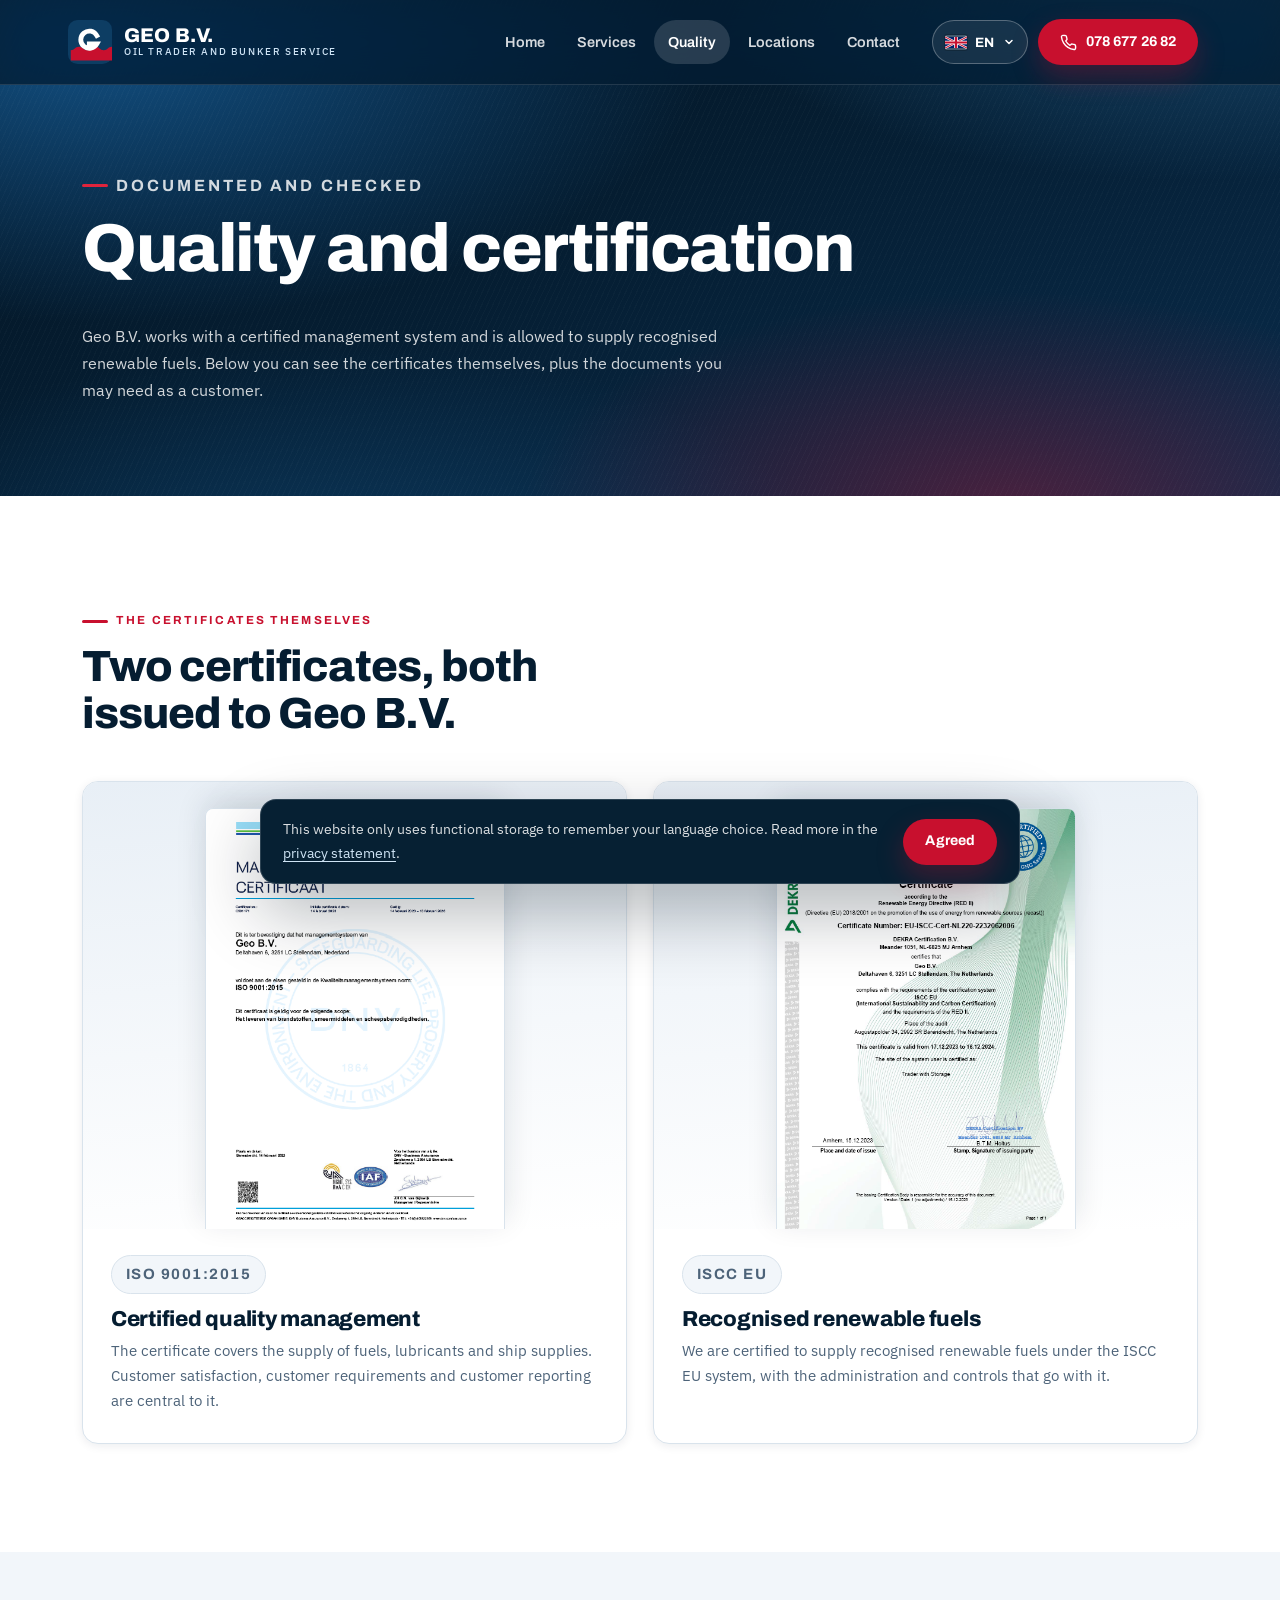
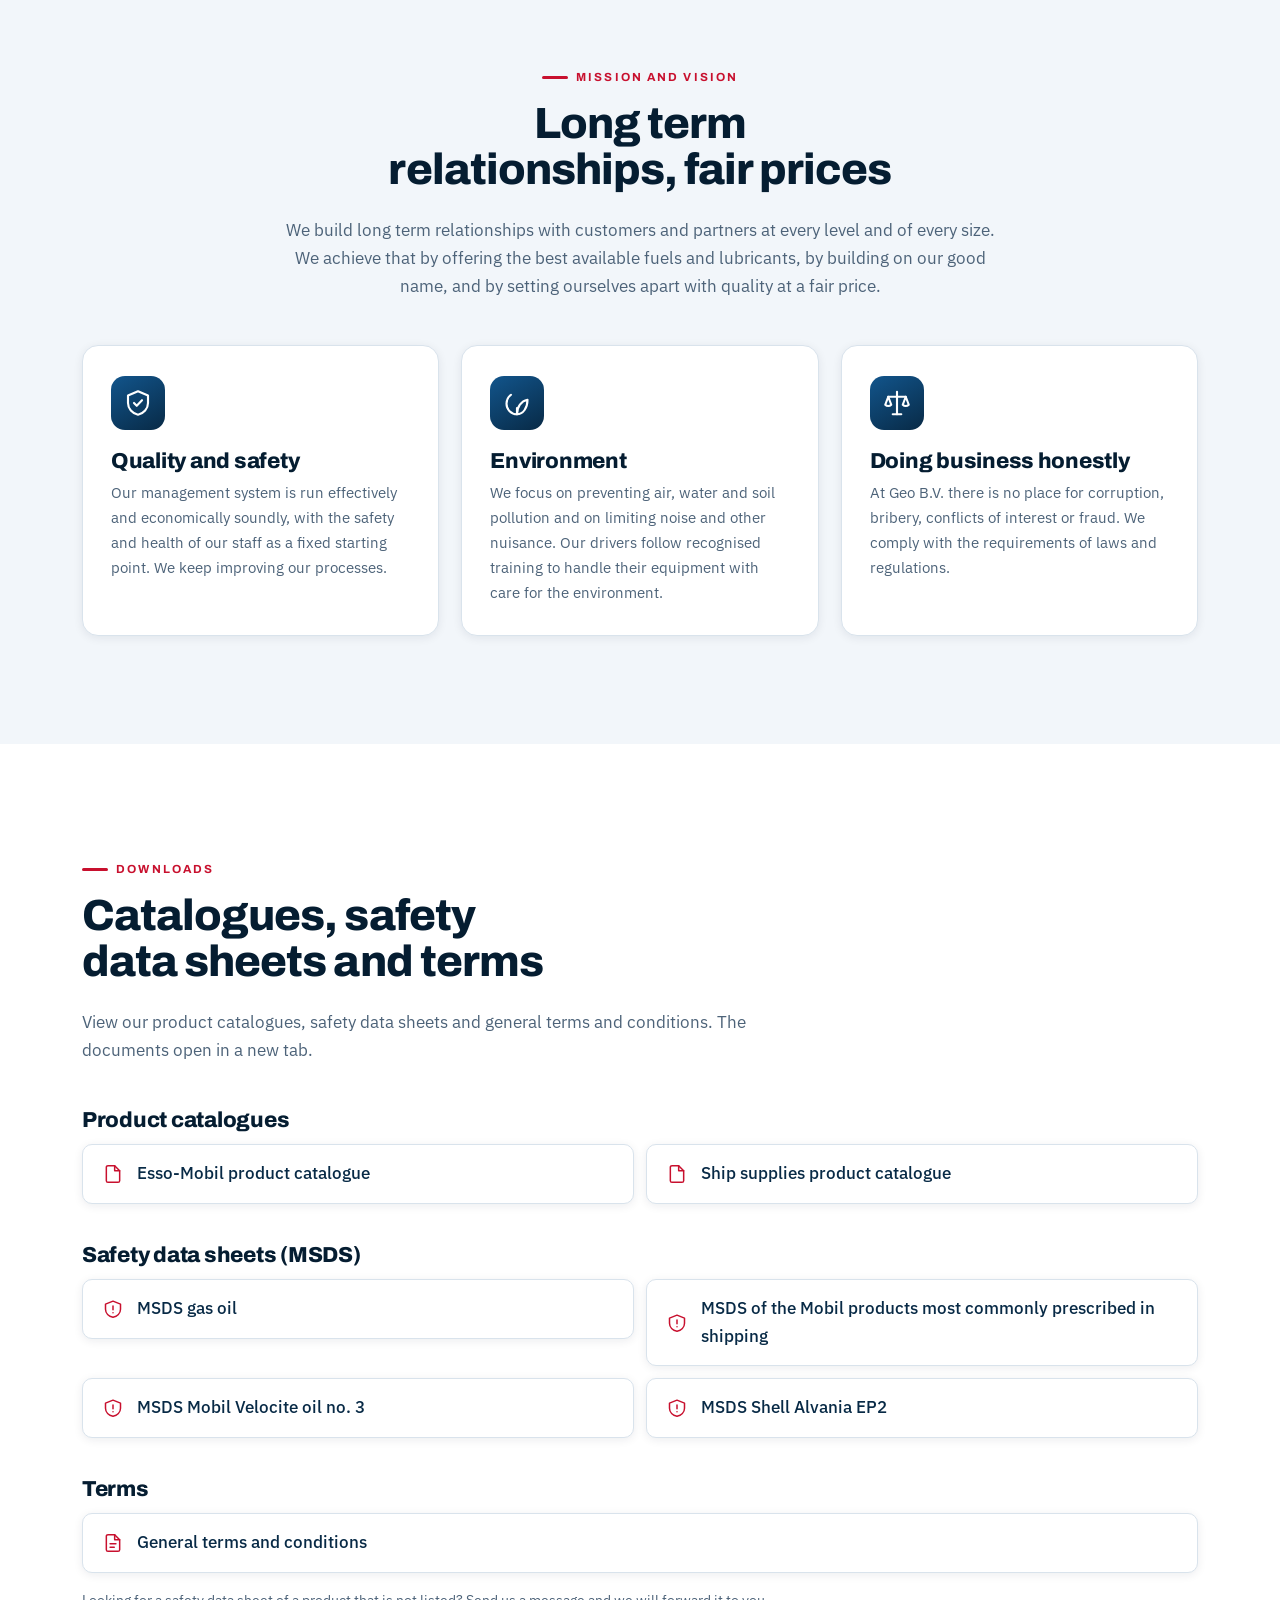
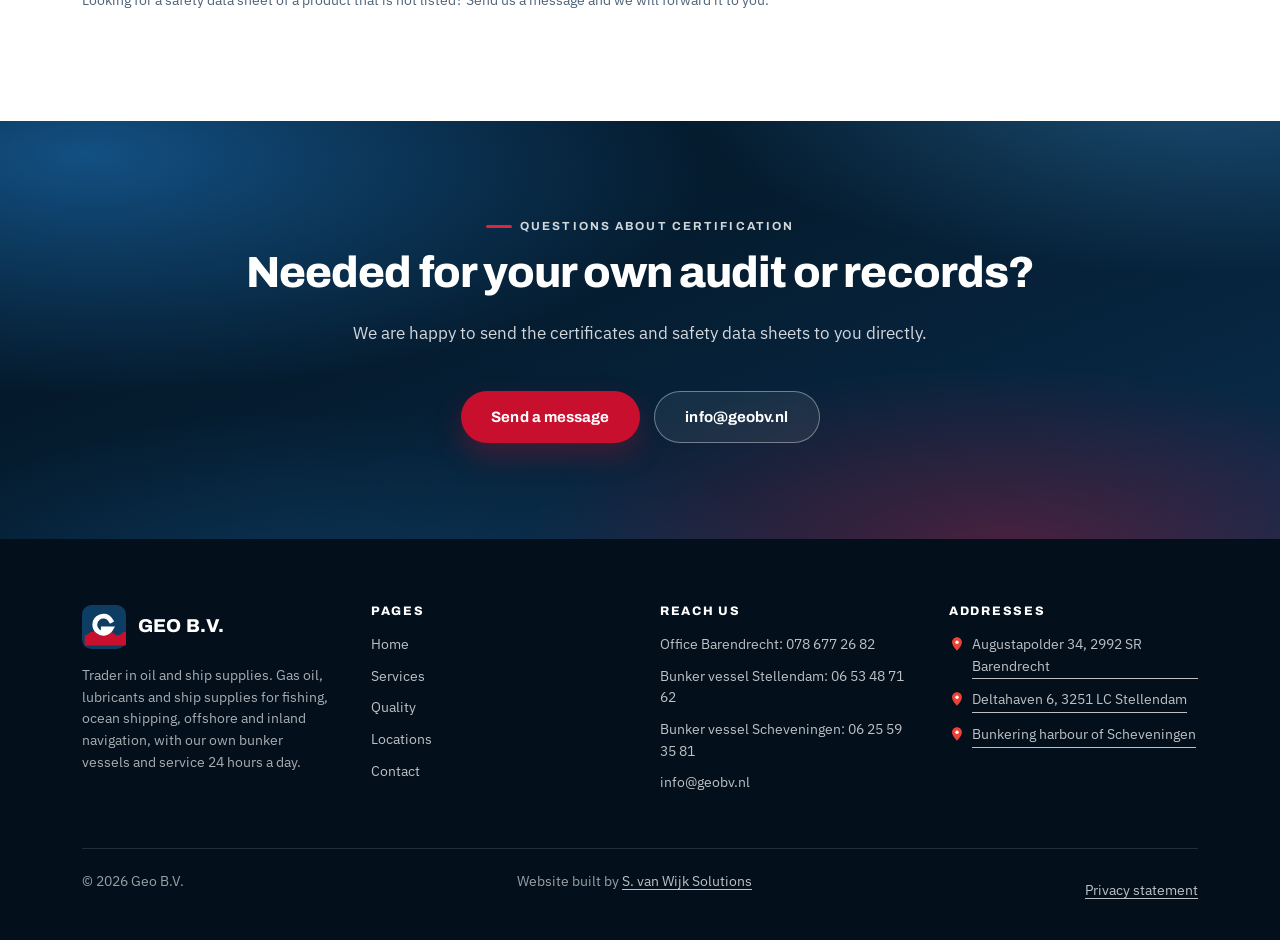
<file: kwaliteit.html>
<!DOCTYPE html>
<html lang="nl">
<head>
<meta charset="UTF-8">
<meta name="viewport" content="width=device-width, initial-scale=1.0">
<meta name="robots" content="noindex, nofollow">
<title>Kwaliteit en certificering | ISO 9001:2015 en ISCC EU</title>
<meta name="description" content="Geo B.V. is ISO 9001:2015 gecertificeerd en mag erkende hernieuwbare brandstoffen leveren volgens ISCC EU. Bekijk de certificaten en documenten.">
<link rel="canonical" href="https://svanwijksolutions.github.io/geo/kwaliteit.html">
<link rel="alternate" hreflang="nl" href="https://svanwijksolutions.github.io/geo/kwaliteit.html?lang=nl">
<link rel="alternate" hreflang="en" href="https://svanwijksolutions.github.io/geo/kwaliteit.html?lang=en">
<link rel="alternate" hreflang="x-default" href="https://svanwijksolutions.github.io/geo/kwaliteit.html">
<link rel="icon" href="assets/images/favicon.svg" type="image/svg+xml">
<link rel="icon" href="assets/images/favicon.ico" sizes="any">
<link rel="apple-touch-icon" href="assets/images/apple-touch-icon.png">
<meta property="og:type" content="website">
<meta property="og:locale" content="nl_NL">
<meta property="og:site_name" content="Geo B.V.">
<meta property="og:title" content="Kwaliteit en certificering | ISO 9001:2015 en ISCC EU">
<meta property="og:description" content="Gecertificeerd managementsysteem en erkende hernieuwbare brandstoffen, zwart op wit.">
<meta property="og:url" content="https://svanwijksolutions.github.io/geo/kwaliteit.html">
<meta property="og:image" content="https://svanwijksolutions.github.io/geo/assets/images/certificaat-iso-9001-2015.png">
<meta name="twitter:card" content="summary_large_image">
<link rel="preconnect" href="https://fonts.googleapis.com">
<link rel="preconnect" href="https://fonts.gstatic.com" crossorigin>
<link href="https://fonts.googleapis.com/css2?family=Archivo:wght@400..900&family=IBM+Plex+Sans:wght@400;500;600&display=swap" rel="stylesheet">
<link rel="stylesheet" href="style.css">
<script type="application/ld+json">
{
  "@context": "https://schema.org",
  "@type": "Organization",
  "name": "Geo B.V.",
  "description": "Handel in olie en scheepsbenodigdheden met 24-uurs bunkerservice.",
  "url": "https://www.geobv.nl/",
  "email": "info@geobv.nl",
  "telephone": "+31786772682",
  "address": {
    "@type": "PostalAddress",
    "streetAddress": "Augustapolder 34",
    "postalCode": "2992 SR",
    "addressLocality": "Barendrecht",
    "addressCountry": "NL"
  },
  "hasCredential": ["ISO 9001:2015", "ISCC EU"]
}
</script>
</head>
<body data-page="kwaliteit">
<a class="skip-link" href="#main" data-i18n="a11y.skip">Direct naar de inhoud</a>
<div id="header-placeholder"></div>

<main id="main">

  <section class="page-hero">
    <div class="aurora" aria-hidden="true"></div>
    <div class="grain" aria-hidden="true"></div>
    <div class="wrap">
      <p class="eyebrow eyebrow--light anim" data-i18n="kwal.eyebrow">Aantoonbaar geregeld</p>
      <h1 class="anim d1" data-i18n="kwal.title">Kwaliteit en certificering</h1>
      <p class="anim d2" data-i18n="kwal.lead">Geo B.V. werkt met een gecertificeerd managementsysteem en mag erkende hernieuwbare brandstoffen leveren. Hieronder ziet u de certificaten zelf, plus de documenten die u als klant nodig kunt hebben.</p>
    </div>
  </section>

  <!-- Certificaten -->
  <section class="section">
    <div class="wrap">
      <div class="section-head reveal">
        <p class="eyebrow" data-i18n="kwal.cert.eyebrow">De certificaten zelf</p>
        <h2 data-i18n="kwal.cert.title">Twee certificaten, allebei op naam van Geo B.V.</h2>
      </div>
      <div class="cert-grid">
        <article class="cert reveal s1">
          <figure class="cert-media">
            <img src="assets/images/certificaat-iso-9001-2015.png"
                 width="502" height="708" loading="lazy" decoding="async"
                 alt="Managementsysteemcertificaat van DNV waarin staat dat Geo B.V. voldoet aan de norm ISO 9001:2015"
                 data-i18n-attr="alt:img.certIso">
          </figure>
          <div class="cert-body">
            <p class="cert-tag">ISO 9001:2015</p>
            <h3 data-i18n="kwal.iso.title">Gecertificeerd kwaliteitsmanagement</h3>
            <p data-i18n="kwal.iso.text">Het certificaat geldt voor het leveren van brandstoffen, smeermiddelen en scheepsbenodigdheden. Klanttevredenheid, klanteneisen en klantenrapportages nemen daarin een centrale plaats in.</p>
          </div>
        </article>

        <article class="cert reveal s2">
          <figure class="cert-media">
            <img src="assets/images/certificaat-iscc-eu.png"
                 width="502" height="708" loading="lazy" decoding="async"
                 alt="ISCC EU certificaat van DEKRA waarin staat dat Geo B.V. voldoet aan het ISCC EU systeem voor hernieuwbare energie"
                 data-i18n-attr="alt:img.certIscc">
          </figure>
          <div class="cert-body">
            <p class="cert-tag">ISCC EU</p>
            <h3 data-i18n="kwal.iscc.title">Erkende hernieuwbare brandstoffen</h3>
            <p data-i18n="kwal.iscc.text">Wij zijn gecertificeerd voor het leveren van erkende hernieuwbare brandstoffen volgens het ISCC EU systeem, met de administratie en controle die daarbij horen.</p>
          </div>
        </article>
      </div>
    </div>
  </section>

  <!-- Missie en visie -->
  <section class="section section--sand">
    <div class="wrap">
      <div class="section-head section-head--center reveal">
        <p class="eyebrow" data-i18n="kwal.missie.eyebrow">Missie en visie</p>
        <h2 data-i18n="kwal.missie.title">Lange termijn relaties, eerlijke prijzen</h2>
        <p class="lead" data-i18n="kwal.missie.text">Wij gaan lange termijn relaties aan met klanten en partners op elk niveau en van elke omvang. Dat bereiken wij door de best beschikbare brandstoffen en smeermiddelen aan te bieden, voort te bouwen op onze goede naam, en ons te onderscheiden met kwaliteit tegen een eerlijke prijs.</p>
      </div>

      <div class="grid grid--3">
        <article class="card reveal s1">
          <div class="card-icon" aria-hidden="true">
            <svg viewBox="0 0 24 24" fill="none" stroke="#ffffff" stroke-width="1.7" stroke-linecap="round" stroke-linejoin="round"><path d="M12 2.6 4 6v6c0 4.6 3.4 8.4 8 9.4 4.6-1 8-4.8 8-9.4V6z"></path><path d="m8.8 12 2.2 2.2 4.2-4.4"></path></svg>
          </div>
          <h3 data-i18n="kwal.beleid.a.title">Kwaliteit en veiligheid</h3>
          <p data-i18n="kwal.beleid.a.text">Ons managementsysteem wordt effectief en economisch verantwoord uitgevoerd, met de veiligheid en de gezondheid van onze medewerkers als vast uitgangspunt. Processen verbeteren wij doorlopend.</p>
        </article>

        <article class="card reveal s2">
          <div class="card-icon" aria-hidden="true">
            <svg viewBox="0 0 24 24" fill="none" stroke="#ffffff" stroke-width="1.7" stroke-linecap="round" stroke-linejoin="round"><path d="M12 21c0-6 3.4-10.6 8.4-11.6C20.4 15.8 17 21 12 21z"></path><path d="M12 21C7.4 21 3.6 17.2 3.6 12.6c0-3 1.4-5.6 3.6-7.2"></path><path d="M12 21v-5"></path></svg>
          </div>
          <h3 data-i18n="kwal.beleid.b.title">Milieu</h3>
          <p data-i18n="kwal.beleid.b.text">Wij richten ons op het voorkomen van lucht-, water- en bodemverontreiniging en op het beperken van geluid en andere hinder. Onze chauffeurs volgen erkende training om milieubewust met hun materieel om te gaan.</p>
        </article>

        <article class="card reveal s3">
          <div class="card-icon" aria-hidden="true">
            <svg viewBox="0 0 24 24" fill="none" stroke="#ffffff" stroke-width="1.7" stroke-linecap="round" stroke-linejoin="round"><path d="M12 3v18"></path><path d="M5 7h14"></path><path d="M5 7 2.6 13.4a3.4 3.4 0 0 0 4.8 0z"></path><path d="M19 7l-2.4 6.4a3.4 3.4 0 0 0 4.8 0z"></path><path d="M8.6 21h6.8"></path></svg>
          </div>
          <h3 data-i18n="kwal.beleid.c.title">Eerlijk zakendoen</h3>
          <p data-i18n="kwal.beleid.c.text">Bij Geo B.V. is geen plaats voor corruptie, omkoping, belangenverstrengeling of fraude. Wij houden ons aan de eisen uit wet- en regelgeving.</p>
        </article>
      </div>
    </div>
  </section>

  <!-- Documenten -->
  <section class="section" id="documenten">
    <div class="wrap">
      <div class="section-head reveal">
        <p class="eyebrow" data-i18n="kwal.doc.eyebrow">Downloads</p>
        <h2 data-i18n="kwal.doc.title">Catalogi, veiligheidsbladen en voorwaarden</h2>
        <p class="lead" data-i18n="kwal.doc.lead">Bekijk onze productcatalogi, veiligheidsinformatiebladen en algemene voorwaarden. De documenten openen in een nieuw tabblad.</p>
      </div>

      <h3 class="reveal" data-i18n="kwal.doc.catTitle">Productcatalogi</h3>
      <ul class="doc-list reveal s1">
        <li>
          <a href="https://www.geobv.nl/producten.html" target="_blank" rel="noopener">
            <svg viewBox="0 0 24 24" fill="none" stroke="currentColor" stroke-width="1.8" stroke-linecap="round" stroke-linejoin="round" aria-hidden="true" focusable="false"><path d="M14 2H6a2 2 0 0 0-2 2v16a2 2 0 0 0 2 2h12a2 2 0 0 0 2-2V8z"></path><path d="M14 2v6h6"></path></svg>
            <span data-i18n="kwal.doc.cat1">Productcatalogus Esso-Mobil</span>
          </a>
        </li>
        <li>
          <a href="https://www.geobv.nl/producten.html" target="_blank" rel="noopener">
            <svg viewBox="0 0 24 24" fill="none" stroke="currentColor" stroke-width="1.8" stroke-linecap="round" stroke-linejoin="round" aria-hidden="true" focusable="false"><path d="M14 2H6a2 2 0 0 0-2 2v16a2 2 0 0 0 2 2h12a2 2 0 0 0 2-2V8z"></path><path d="M14 2v6h6"></path></svg>
            <span data-i18n="kwal.doc.cat2">Productcatalogus scheepsbenodigdheden</span>
          </a>
        </li>
      </ul>

      <h3 class="reveal" style="margin-top:40px" data-i18n="kwal.doc.msdsTitle">Veiligheidsinformatiebladen (MSDS)</h3>
      <ul class="doc-list reveal s2">
        <li>
          <a href="https://www.geobv.nl/producten.html" target="_blank" rel="noopener">
            <svg viewBox="0 0 24 24" fill="none" stroke="currentColor" stroke-width="1.8" stroke-linecap="round" stroke-linejoin="round" aria-hidden="true" focusable="false"><path d="M12 2.6 3 6.2v6.2c0 4.6 3.8 8.4 9 9.4 5.2-1 9-4.8 9-9.4V6.2z"></path><path d="M12 8.4v4.4"></path><path d="M12 16.4h.01"></path></svg>
            <span data-i18n="kwal.doc.msds1">MSDS gasolie</span>
          </a>
        </li>
        <li>
          <a href="https://www.geobv.nl/producten.html" target="_blank" rel="noopener">
            <svg viewBox="0 0 24 24" fill="none" stroke="currentColor" stroke-width="1.8" stroke-linecap="round" stroke-linejoin="round" aria-hidden="true" focusable="false"><path d="M12 2.6 3 6.2v6.2c0 4.6 3.8 8.4 9 9.4 5.2-1 9-4.8 9-9.4V6.2z"></path><path d="M12 8.4v4.4"></path><path d="M12 16.4h.01"></path></svg>
            <span data-i18n="kwal.doc.msds2">MSDS van de meest voorgeschreven Mobil-producten in de scheepvaart</span>
          </a>
        </li>
        <li>
          <a href="https://www.geobv.nl/producten.html" target="_blank" rel="noopener">
            <svg viewBox="0 0 24 24" fill="none" stroke="currentColor" stroke-width="1.8" stroke-linecap="round" stroke-linejoin="round" aria-hidden="true" focusable="false"><path d="M12 2.6 3 6.2v6.2c0 4.6 3.8 8.4 9 9.4 5.2-1 9-4.8 9-9.4V6.2z"></path><path d="M12 8.4v4.4"></path><path d="M12 16.4h.01"></path></svg>
            <span data-i18n="kwal.doc.msds3">MSDS Mobil Velocite oil no. 3</span>
          </a>
        </li>
        <li>
          <a href="https://www.geobv.nl/producten.html" target="_blank" rel="noopener">
            <svg viewBox="0 0 24 24" fill="none" stroke="currentColor" stroke-width="1.8" stroke-linecap="round" stroke-linejoin="round" aria-hidden="true" focusable="false"><path d="M12 2.6 3 6.2v6.2c0 4.6 3.8 8.4 9 9.4 5.2-1 9-4.8 9-9.4V6.2z"></path><path d="M12 8.4v4.4"></path><path d="M12 16.4h.01"></path></svg>
            <span data-i18n="kwal.doc.msds4">MSDS Shell Alvania EP2</span>
          </a>
        </li>
      </ul>

      <h3 class="reveal" style="margin-top:40px" data-i18n="kwal.doc.termsTitle">Voorwaarden</h3>
      <ul class="doc-list doc-list--one reveal s3">
        <li>
          <a href="https://www.geobv.nl/" target="_blank" rel="noopener">
            <svg viewBox="0 0 24 24" fill="none" stroke="currentColor" stroke-width="1.8" stroke-linecap="round" stroke-linejoin="round" aria-hidden="true" focusable="false"><path d="M14 2H6a2 2 0 0 0-2 2v16a2 2 0 0 0 2 2h12a2 2 0 0 0 2-2V8z"></path><path d="M14 2v6h6"></path><path d="M8.5 13h7M8.5 17h5"></path></svg>
            <span data-i18n="kwal.doc.terms1">Algemene voorwaarden</span>
          </a>
        </li>
      </ul>

      <p class="doc-note reveal s4" data-i18n="kwal.doc.note">Zoekt u een veiligheidsinformatieblad van een product dat er niet bij staat? Stuur een bericht, dan sturen wij het u toe.</p>
    </div>
  </section>

  <section class="cta-band">
    <div class="aurora" aria-hidden="true"></div>
    <div class="wrap cta-inner">
      <p class="eyebrow eyebrow--light" data-i18n="kwal.cta.eyebrow">Vragen over certificering</p>
      <h2 data-i18n="kwal.cta.title">Nodig voor uw eigen audit of administratie?</h2>
      <p data-i18n="kwal.cta.text">Wij sturen de certificaten en veiligheidsbladen graag rechtstreeks toe.</p>
      <div class="cta-actions">
        <a class="btn btn--primary" href="contact.html#formulier" data-i18n="cta.button">Stuur een bericht</a>
        <a class="btn btn--ghost" href="mailto:info@geobv.nl">info@geobv.nl</a>
      </div>
    </div>
  </section>

</main>

<div id="footer-placeholder"></div>

<div class="cookiebar" role="region" aria-label="Cookiemelding" data-i18n-attr="aria-label:cookie.aria">
  <p data-i18n-html="cookie.text">Deze website gebruikt alleen functionele opslag om uw taalkeuze te onthouden. Lees meer in de <a href="privacy.html">privacyverklaring</a>.</p>
  <button type="button" class="btn btn--primary btn--sm" data-i18n="cookie.accept">Akkoord</button>
</div>

<script src="js/script.js" defer></script>
</body>
</html>
</file>
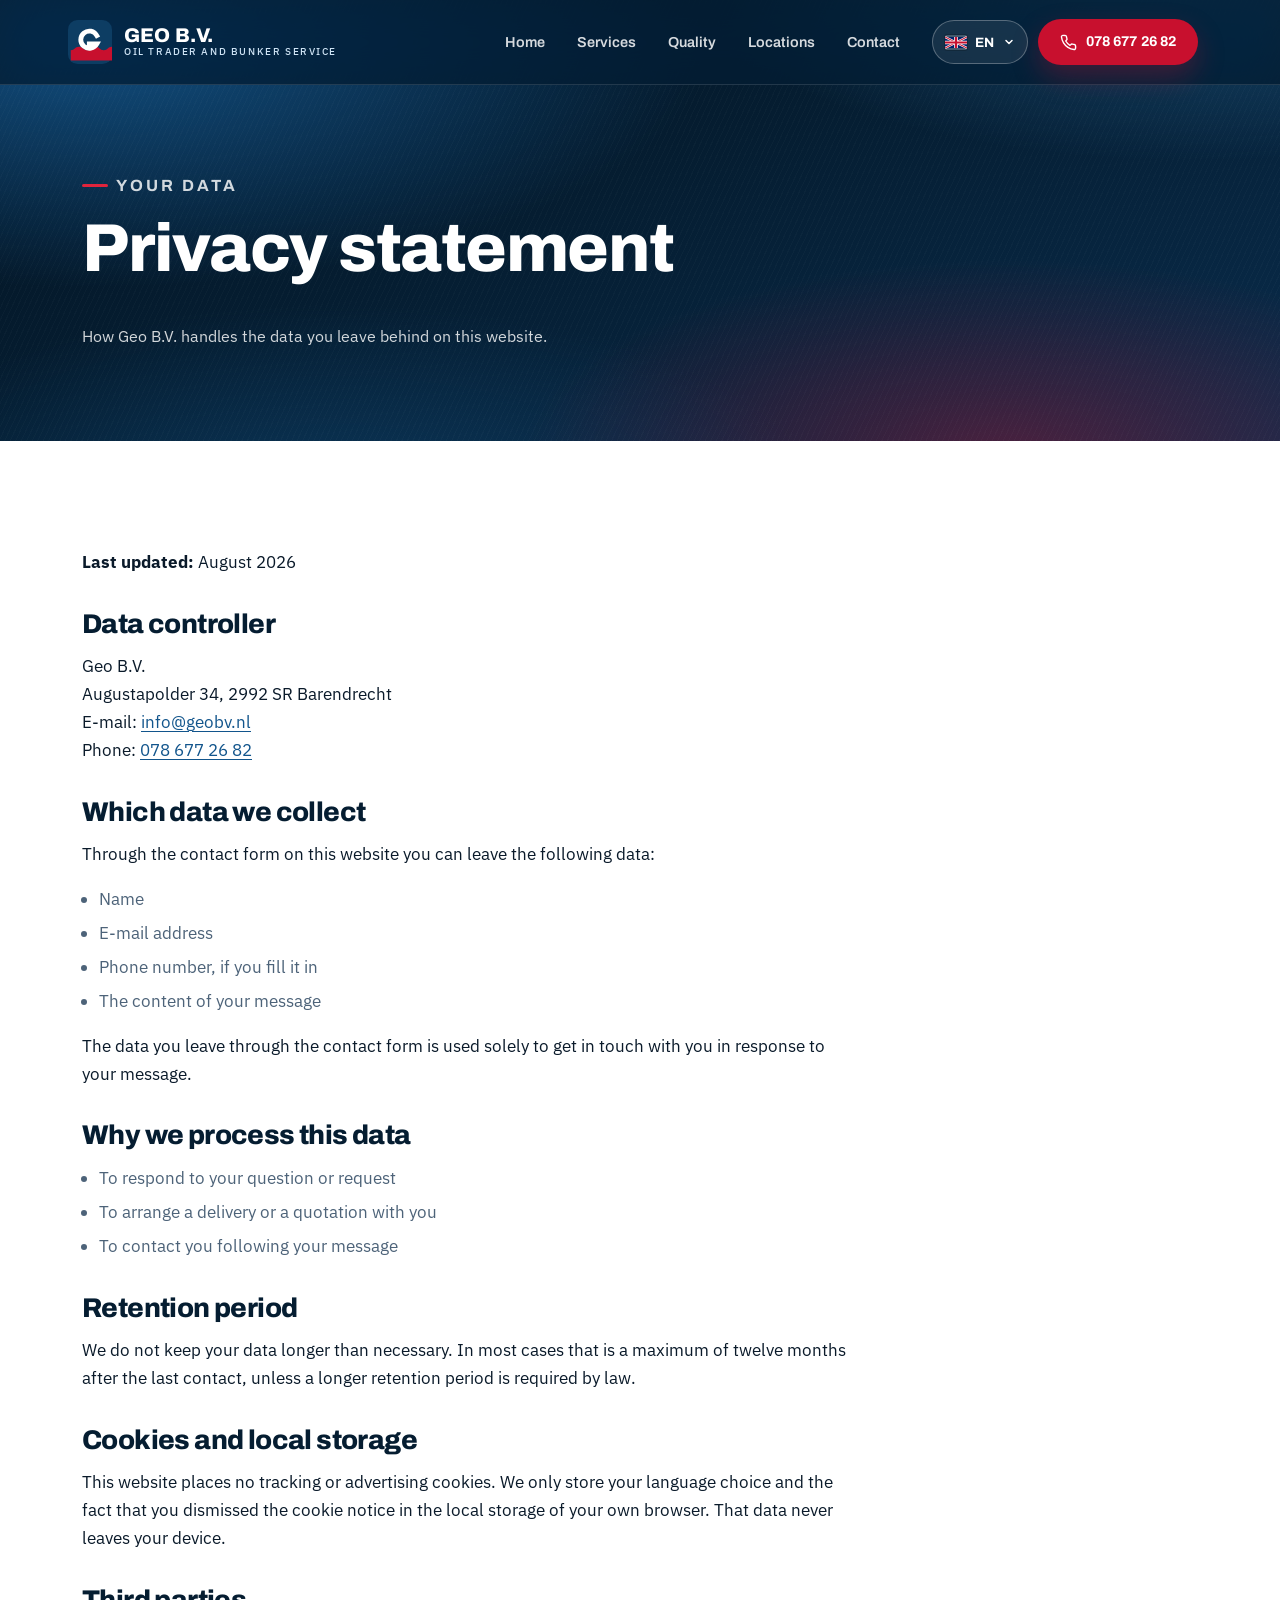
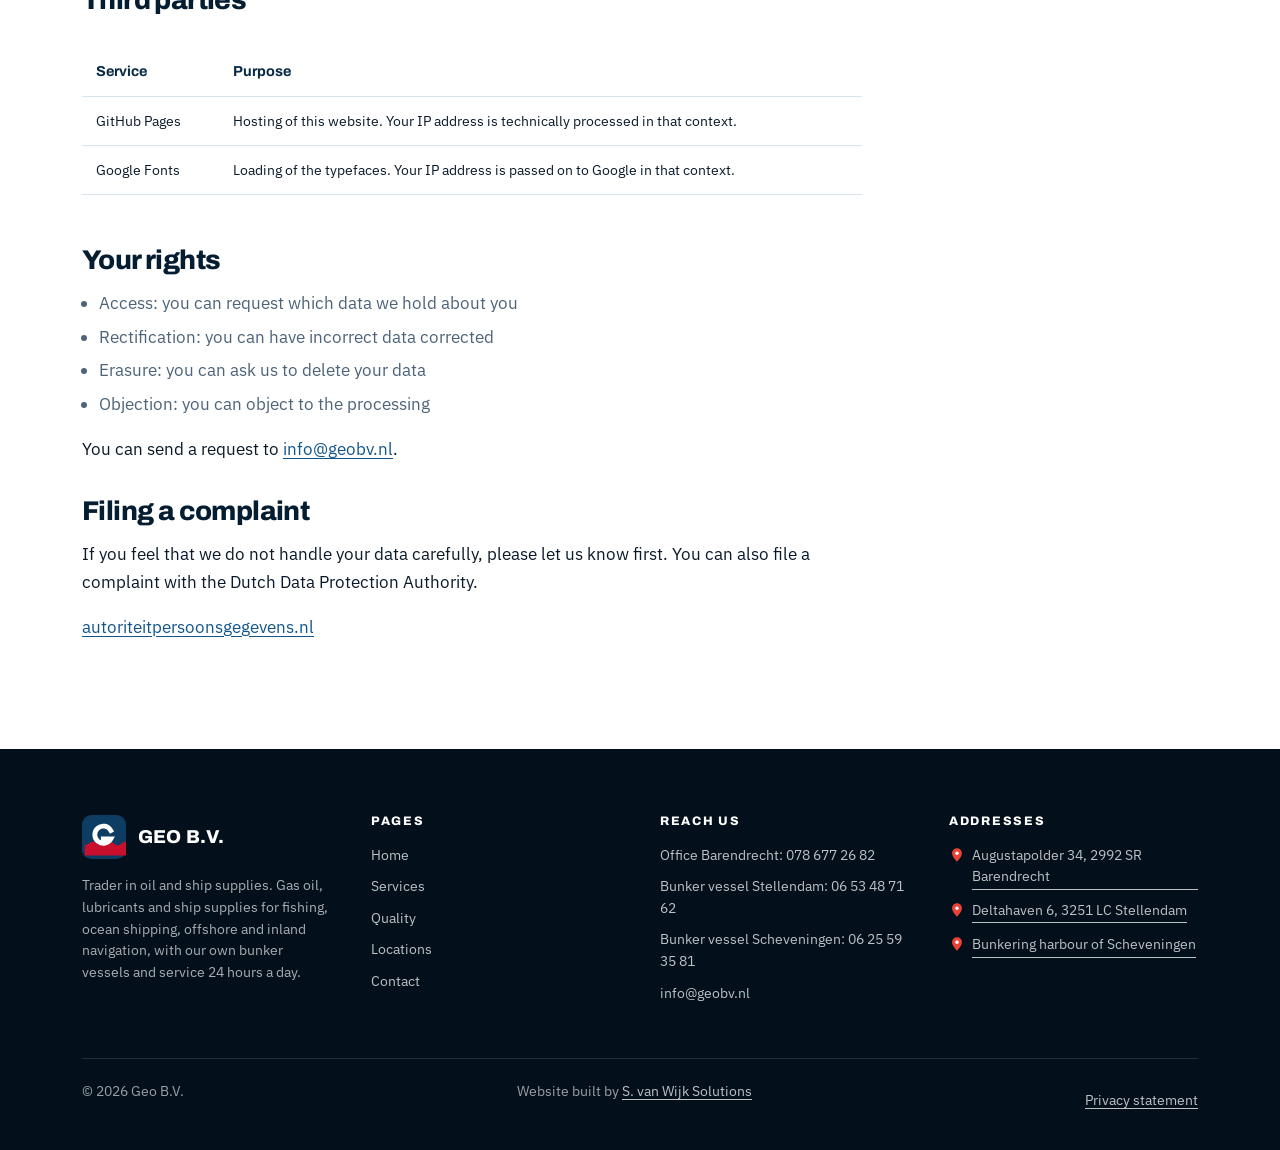
<file: privacy.html>
<!DOCTYPE html>
<html lang="nl">
<head>
<meta charset="UTF-8">
<meta name="viewport" content="width=device-width, initial-scale=1.0">
<meta name="robots" content="noindex, nofollow">
<title>Privacyverklaring | Geo B.V.</title>
<meta name="description" content="Privacyverklaring van Geo B.V.: welke gegevens wij via deze website verwerken, waarom, hoe lang wij ze bewaren en welke rechten u heeft.">
<link rel="canonical" href="https://svanwijksolutions.github.io/geo/privacy.html">
<link rel="alternate" hreflang="nl" href="https://svanwijksolutions.github.io/geo/privacy.html?lang=nl">
<link rel="alternate" hreflang="en" href="https://svanwijksolutions.github.io/geo/privacy.html?lang=en">
<link rel="alternate" hreflang="x-default" href="https://svanwijksolutions.github.io/geo/privacy.html">
<link rel="icon" href="assets/images/favicon.svg" type="image/svg+xml">
<link rel="icon" href="assets/images/favicon.ico" sizes="any">
<link rel="apple-touch-icon" href="assets/images/apple-touch-icon.png">
<link rel="preconnect" href="https://fonts.googleapis.com">
<link rel="preconnect" href="https://fonts.gstatic.com" crossorigin>
<link href="https://fonts.googleapis.com/css2?family=Archivo:wght@400..900&family=IBM+Plex+Sans:wght@400;500;600&display=swap" rel="stylesheet">
<link rel="stylesheet" href="style.css">
</head>
<body data-page="privacy">
<a class="skip-link" href="#main" data-i18n="a11y.skip">Direct naar de inhoud</a>
<div id="header-placeholder"></div>

<main id="main">

  <section class="page-hero">
    <div class="aurora" aria-hidden="true"></div>
    <div class="grain" aria-hidden="true"></div>
    <div class="wrap">
      <p class="eyebrow eyebrow--light anim" data-i18n="priv.eyebrow">Uw gegevens</p>
      <h1 class="anim d1" data-i18n="priv.title">Privacyverklaring</h1>
      <p class="anim d2" data-i18n="priv.lead">Hoe Geo B.V. omgaat met de gegevens die u via deze website achterlaat.</p>
    </div>
  </section>

  <section class="section">
    <div class="wrap">
      <div class="prose">
        <p><strong data-i18n="priv.updatedLabel">Laatst bijgewerkt:</strong> <span data-i18n="priv.updated">augustus 2026</span></p>

        <h2 data-i18n="priv.h1">Verwerkingsverantwoordelijke</h2>
        <p>
          Geo B.V.<br>
          Augustapolder 34, 2992 SR Barendrecht<br>
          <span data-i18n="priv.emailLabel">E-mail:</span> <a href="mailto:info@geobv.nl">info@geobv.nl</a><br>
          <span data-i18n="priv.phoneLabel">Telefoon:</span> <a href="tel:+31786772682">078 677 26 82</a>
        </p>

        <h2 data-i18n="priv.h2">Welke gegevens wij verzamelen</h2>
        <p data-i18n="priv.p2">Via het contactformulier op deze website kunt u de volgende gegevens achterlaten:</p>
        <ul>
          <li data-i18n="priv.l2a">Naam</li>
          <li data-i18n="priv.l2b">E-mailadres</li>
          <li data-i18n="priv.l2c">Telefoonnummer, als u dat invult</li>
          <li data-i18n="priv.l2d">De inhoud van uw bericht</li>
        </ul>
        <p data-i18n="priv.p2b">De gegevens die u via het contactformulier achterlaat, gebruiken wij uitsluitend om contact met u op te nemen naar aanleiding van uw bericht.</p>

        <h2 data-i18n="priv.h3">Waarom wij deze gegevens verwerken</h2>
        <ul>
          <li data-i18n="priv.l3a">Om te reageren op uw vraag of aanvraag</li>
          <li data-i18n="priv.l3b">Om een levering of prijsopgave met u af te stemmen</li>
          <li data-i18n="priv.l3c">Om contact met u op te nemen naar aanleiding van uw bericht</li>
        </ul>

        <h2 data-i18n="priv.h4">Bewaartermijn</h2>
        <p data-i18n="priv.p4">Wij bewaren uw gegevens niet langer dan nodig is. In de meeste gevallen is dat maximaal twaalf maanden na het laatste contact, tenzij een langere bewaartermijn wettelijk verplicht is.</p>

        <h2 data-i18n="priv.h5">Cookies en lokale opslag</h2>
        <p data-i18n="priv.p5">Deze website plaatst geen tracking- of advertentiecookies. Wij bewaren alleen uw taalkeuze en het feit dat u de cookiemelding heeft weggeklikt in de lokale opslag van uw eigen browser. Die gegevens verlaten uw apparaat niet.</p>

        <h2 data-i18n="priv.h6">Derde partijen</h2>
        <div class="table-scroll">
          <table>
            <thead>
              <tr>
                <th data-i18n="priv.tblA">Dienst</th>
                <th data-i18n="priv.tblB">Doel</th>
              </tr>
            </thead>
            <tbody>
              <tr>
                <td>GitHub Pages</td>
                <td data-i18n="priv.tbl1">Hosting van deze website. Uw IP-adres wordt daarbij technisch verwerkt.</td>
              </tr>
              <tr>
                <td>Google Fonts</td>
                <td data-i18n="priv.tbl2">Laden van de lettertypen. Uw IP-adres wordt daarbij aan Google doorgegeven.</td>
              </tr>
            </tbody>
          </table>
        </div>

        <h2 data-i18n="priv.h7">Uw rechten</h2>
        <ul>
          <li data-i18n="priv.l7a">Inzage: u kunt opvragen welke gegevens wij van u hebben</li>
          <li data-i18n="priv.l7b">Correctie: u kunt onjuiste gegevens laten aanpassen</li>
          <li data-i18n="priv.l7c">Verwijdering: u kunt vragen uw gegevens te wissen</li>
          <li data-i18n="priv.l7d">Bezwaar: u kunt bezwaar maken tegen de verwerking</li>
        </ul>
        <p><span data-i18n="priv.p7">Een verzoek stuurt u naar</span> <a href="mailto:info@geobv.nl">info@geobv.nl</a>.</p>

        <h2 data-i18n="priv.h8">Klacht indienen</h2>
        <p data-i18n="priv.p8a">Vindt u dat wij niet zorgvuldig met uw gegevens omgaan, laat het ons dan eerst weten. U kunt ook een klacht indienen bij de Autoriteit Persoonsgegevens.</p>
        <p><a href="https://www.autoriteitpersoonsgegevens.nl" target="_blank" rel="noopener">autoriteitpersoonsgegevens.nl</a></p>
      </div>
    </div>
  </section>

</main>

<div id="footer-placeholder"></div>

<script src="js/script.js" defer></script>
</body>
</html>
</file>
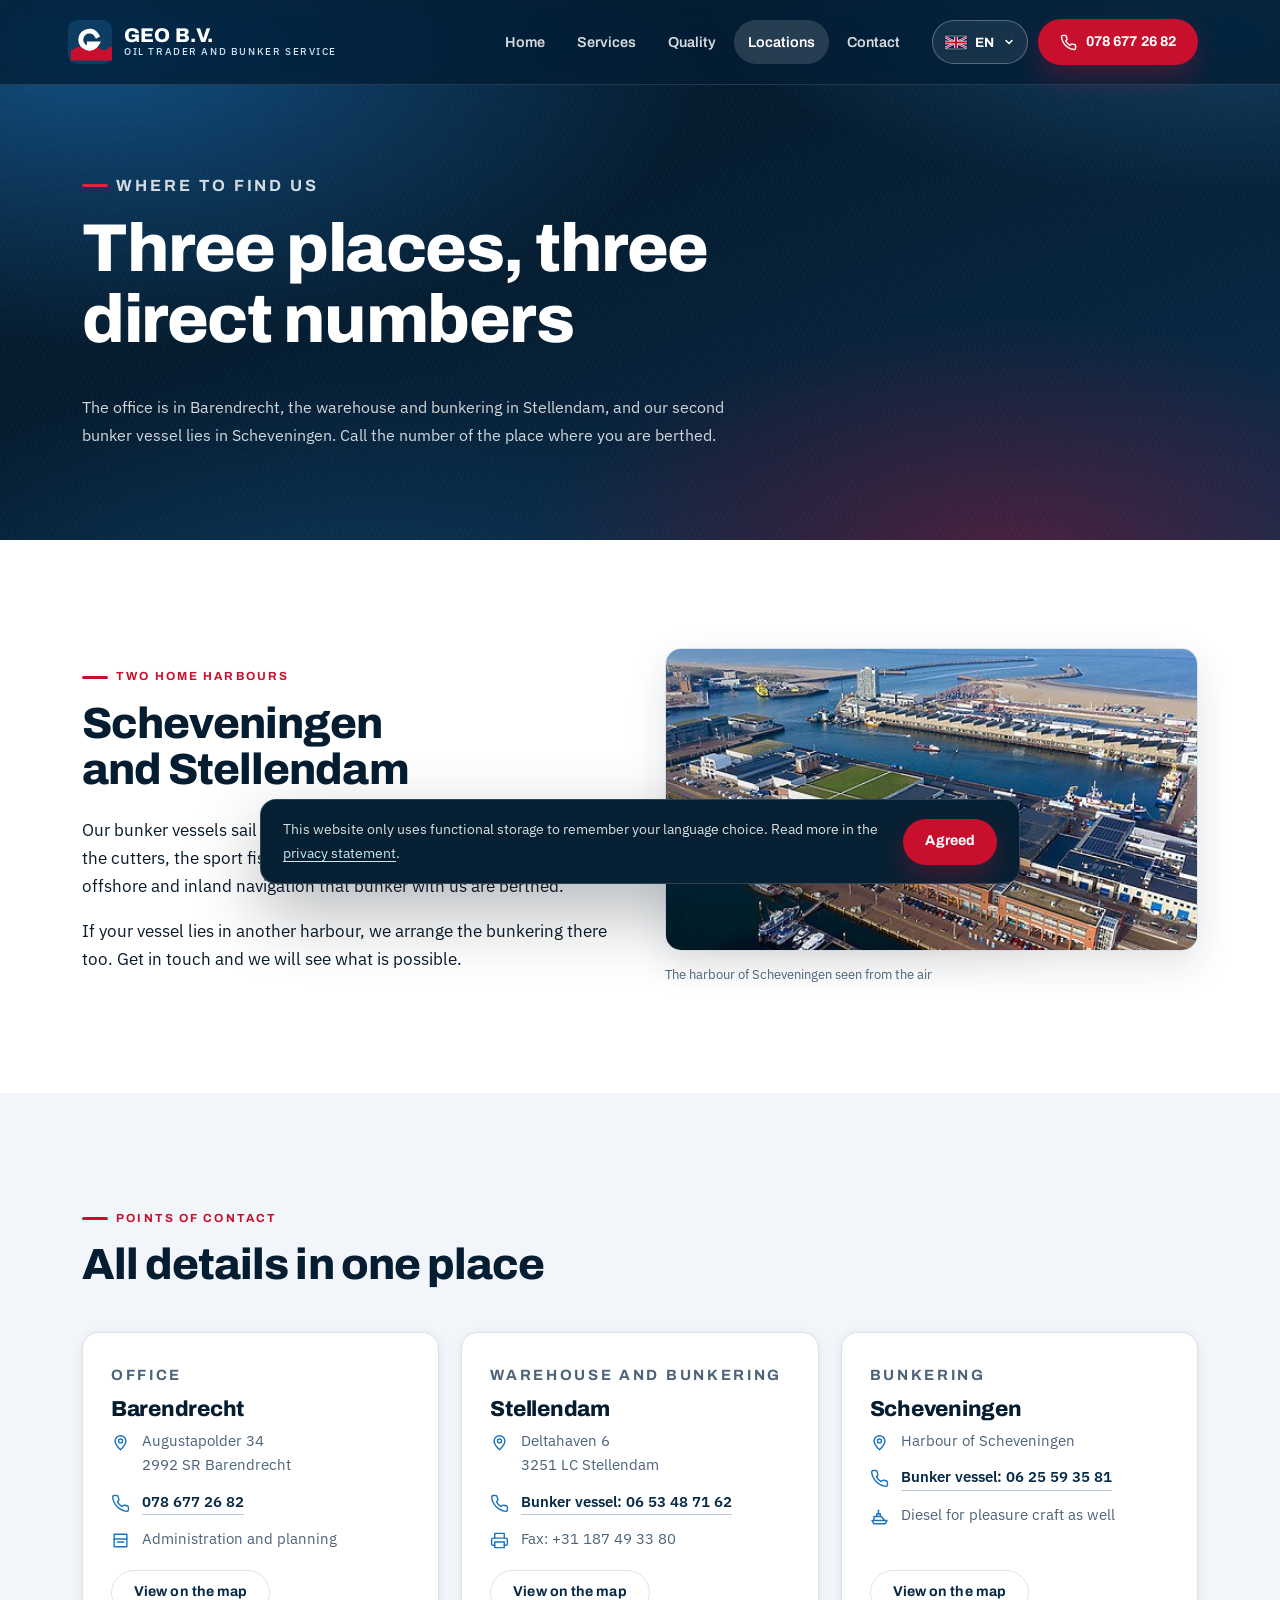
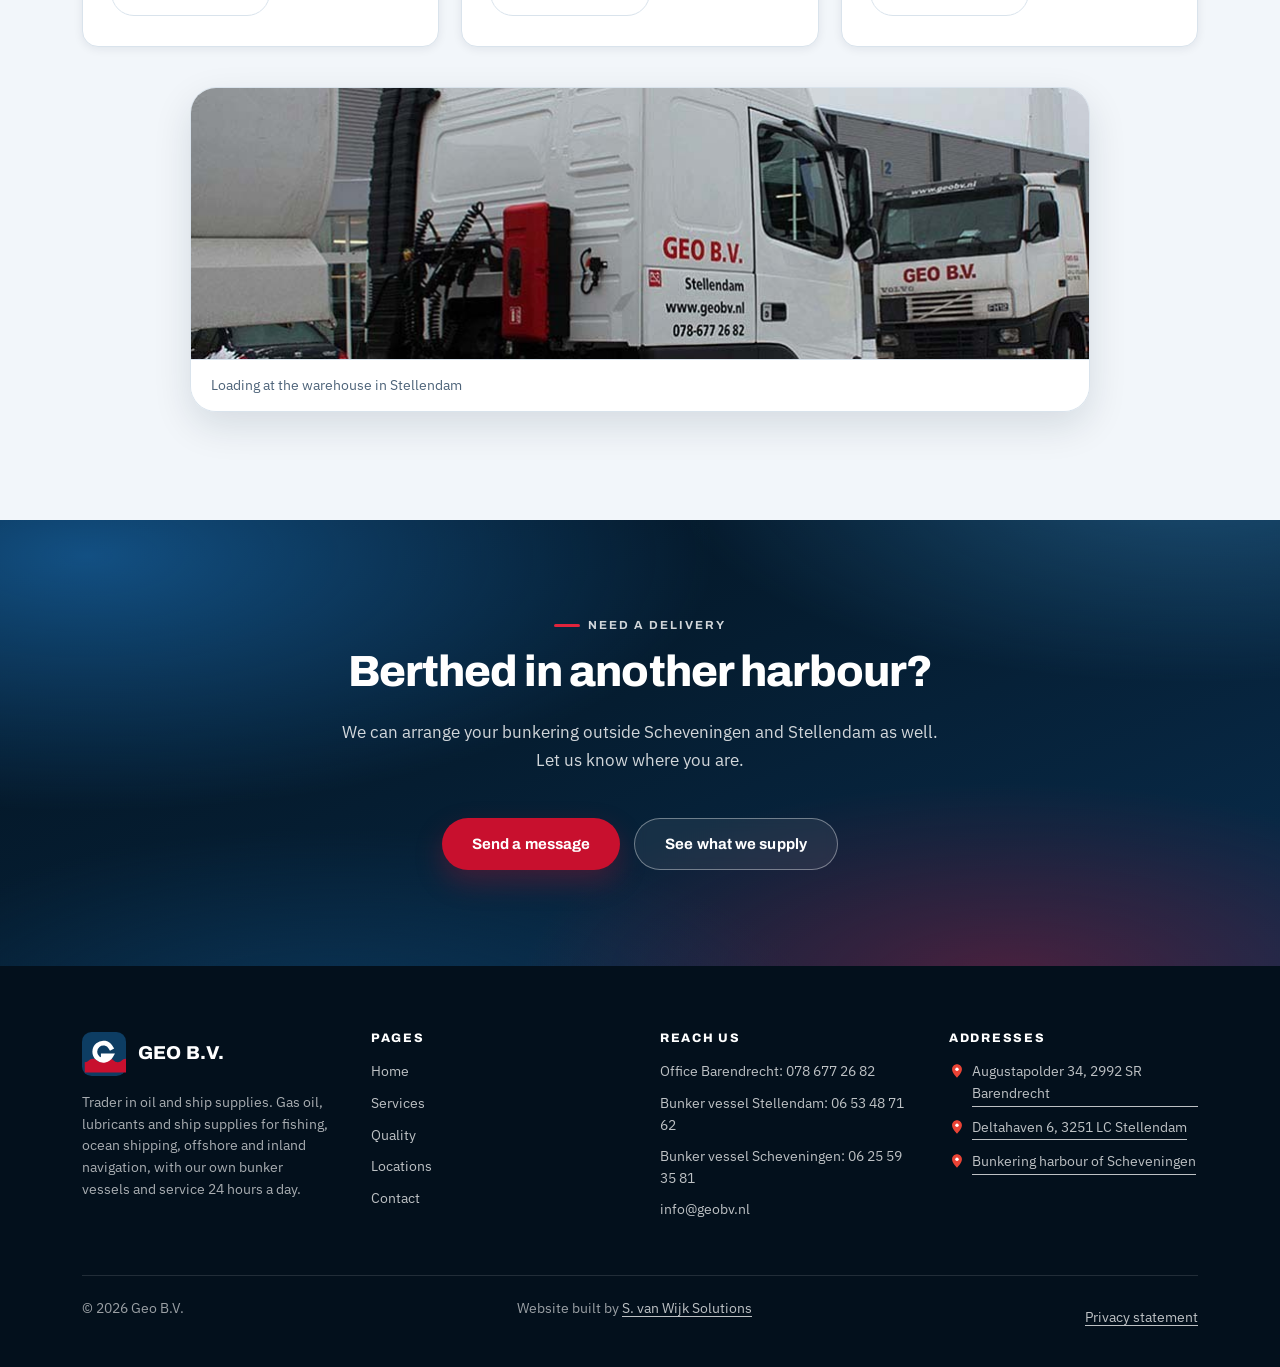
<file: vestigingen.html>
<!DOCTYPE html>
<html lang="nl">
<head>
<meta charset="UTF-8">
<meta name="viewport" content="width=device-width, initial-scale=1.0">
<meta name="robots" content="noindex, nofollow">
<title>Vestigingen | Barendrecht, Stellendam en Scheveningen</title>
<meta name="description" content="Kantoor in Barendrecht, magazijn en bunkering in Stellendam en bunkering in Scheveningen. Elke locatie van Geo B.V. met een eigen telefoonnummer.">
<link rel="canonical" href="https://svanwijksolutions.github.io/geo/vestigingen.html">
<link rel="alternate" hreflang="nl" href="https://svanwijksolutions.github.io/geo/vestigingen.html?lang=nl">
<link rel="alternate" hreflang="en" href="https://svanwijksolutions.github.io/geo/vestigingen.html?lang=en">
<link rel="alternate" hreflang="x-default" href="https://svanwijksolutions.github.io/geo/vestigingen.html">
<link rel="icon" href="assets/images/favicon.svg" type="image/svg+xml">
<link rel="icon" href="assets/images/favicon.ico" sizes="any">
<link rel="apple-touch-icon" href="assets/images/apple-touch-icon.png">
<meta property="og:type" content="website">
<meta property="og:locale" content="nl_NL">
<meta property="og:site_name" content="Geo B.V.">
<meta property="og:title" content="Vestigingen | Barendrecht, Stellendam en Scheveningen">
<meta property="og:description" content="Drie locaties, drie directe telefoonnummers. Zo krijgt u meteen de juiste persoon aan de lijn.">
<meta property="og:url" content="https://svanwijksolutions.github.io/geo/vestigingen.html">
<meta property="og:image" content="https://svanwijksolutions.github.io/geo/assets/images/haven-scheveningen.jpg">
<meta name="twitter:card" content="summary_large_image">
<link rel="preconnect" href="https://fonts.googleapis.com">
<link rel="preconnect" href="https://fonts.gstatic.com" crossorigin>
<link href="https://fonts.googleapis.com/css2?family=Archivo:wght@400..900&family=IBM+Plex+Sans:wght@400;500;600&display=swap" rel="stylesheet">
<link rel="stylesheet" href="style.css">
<script type="application/ld+json">
{
  "@context": "https://schema.org",
  "@type": "Organization",
  "name": "Geo B.V.",
  "description": "Handel in olie en scheepsbenodigdheden met 24-uurs bunkerservice.",
  "url": "https://www.geobv.nl/",
  "email": "info@geobv.nl",
  "telephone": "+31786772682",
  "address": {
    "@type": "PostalAddress",
    "streetAddress": "Augustapolder 34",
    "postalCode": "2992 SR",
    "addressLocality": "Barendrecht",
    "addressCountry": "NL"
  },
  "location": [
    {
      "@type": "Place",
      "name": "Kantoor Barendrecht",
      "address": { "@type": "PostalAddress", "streetAddress": "Augustapolder 34", "postalCode": "2992 SR", "addressLocality": "Barendrecht", "addressCountry": "NL" }
    },
    {
      "@type": "Place",
      "name": "Magazijn en bunkering Stellendam",
      "address": { "@type": "PostalAddress", "streetAddress": "Deltahaven 6", "postalCode": "3251 LC", "addressLocality": "Stellendam", "addressCountry": "NL" }
    },
    {
      "@type": "Place",
      "name": "Bunkering Scheveningen",
      "address": { "@type": "PostalAddress", "addressLocality": "Scheveningen", "addressCountry": "NL" }
    }
  ],
  "hasCredential": ["ISO 9001:2015", "ISCC EU"]
}
</script>
</head>
<body data-page="vestigingen">
<a class="skip-link" href="#main" data-i18n="a11y.skip">Direct naar de inhoud</a>
<div id="header-placeholder"></div>

<main id="main">

  <section class="page-hero">
    <div class="aurora" aria-hidden="true"></div>
    <div class="grain" aria-hidden="true"></div>
    <div class="wrap">
      <p class="eyebrow eyebrow--light anim" data-i18n="vest.eyebrow">Waar u ons vindt</p>
      <h1 class="anim d1" data-i18n="vest.title">Drie plekken, drie directe nummers</h1>
      <p class="anim d2" data-i18n="vest.lead">Het kantoor staat in Barendrecht, het magazijn en de bunkering in Stellendam, en in Scheveningen ligt onze tweede bunkerboot. Bel het nummer van de plek waar u ligt.</p>
    </div>
  </section>

  <section class="section">
    <div class="wrap">
      <div class="split">
        <div class="reveal">
          <p class="eyebrow" data-i18n="vest.intro.eyebrow">Twee thuishavens</p>
          <h2 data-i18n="vest.intro.title">Scheveningen en Stellendam</h2>
          <p data-i18n="vest.intro.p1">Vanuit deze twee havens varen onze bunkerschepen uit. Daar liggen de kotters, de sportvisboten en de schepen van de zeevaart, de offshore en de binnenvaart die bij ons bunkeren.</p>
          <p data-i18n="vest.intro.p2">Ligt uw schip in een andere haven, dan verzorgen wij de bunkering daar ook. Neem contact op en wij kijken wat er mogelijk is.</p>
        </div>
        <figure class="split-media reveal s2">
          <img src="assets/images/haven-scheveningen.jpg"
               width="480" height="272" loading="lazy" decoding="async"
               alt="Luchtfoto van de haven van Scheveningen met kades, bedrijfspanden en afgemeerde schepen"
               data-i18n-attr="alt:img.harbour">
          <figcaption data-i18n="vest.intro.caption">De haven van Scheveningen vanuit de lucht</figcaption>
        </figure>
      </div>
    </div>
  </section>

  <section class="section section--sand">
    <div class="wrap">
      <div class="section-head reveal">
        <p class="eyebrow" data-i18n="vest.cards.eyebrow">Contactpunten</p>
        <h2 data-i18n="vest.cards.title">Alle gegevens op een rij</h2>
      </div>

      <div class="grid grid--3">
        <article class="card loc-card reveal s1">
          <p class="loc-role" data-i18n="loc.a.role">Kantoor</p>
          <h3>Barendrecht</h3>
          <ul class="loc-list">
            <li>
              <svg viewBox="0 0 24 24" fill="none" stroke="currentColor" stroke-width="1.8" stroke-linecap="round" stroke-linejoin="round" aria-hidden="true" focusable="false"><path d="M12 21.2s6.8-6.2 6.8-11a6.8 6.8 0 1 0-13.6 0c0 4.8 6.8 11 6.8 11z"></path><circle cx="12" cy="10" r="2.5"></circle></svg>
              <span>Augustapolder 34<br>2992 SR Barendrecht</span>
            </li>
            <li>
              <svg viewBox="0 0 24 24" fill="none" stroke="currentColor" stroke-width="1.8" stroke-linecap="round" stroke-linejoin="round" aria-hidden="true" focusable="false"><path d="M22 16.9v3a2 2 0 0 1-2.2 2 19.8 19.8 0 0 1-8.6-3.1 19.5 19.5 0 0 1-6-6A19.8 19.8 0 0 1 2.1 4.2 2 2 0 0 1 4.1 2h3a2 2 0 0 1 2 1.7c.1 1 .4 1.9.7 2.8a2 2 0 0 1-.5 2.1L8.1 9.9a16 16 0 0 0 6 6l1.3-1.2a2 2 0 0 1 2.1-.5c.9.3 1.8.6 2.8.7a2 2 0 0 1 1.7 2z"></path></svg>
              <a href="tel:+31786772682">078 677 26 82</a>
            </li>
            <li>
              <svg viewBox="0 0 24 24" fill="none" stroke="currentColor" stroke-width="1.8" stroke-linecap="round" stroke-linejoin="round" aria-hidden="true" focusable="false"><path d="M4 4h16v16H4z"></path><path d="M4 10h16"></path><path d="M8 14h8"></path></svg>
              <span data-i18n="vest.a.role2">Administratie en planning</span>
            </li>
          </ul>
          <div class="card-foot">
            <a class="btn btn--outline btn--sm" href="https://www.google.com/maps/search/?api=1&amp;query=Augustapolder+34+2992+SR+Barendrecht" target="_blank" rel="noopener" data-i18n="vest.map">Bekijk op de kaart</a>
          </div>
        </article>

        <article class="card loc-card reveal s2">
          <p class="loc-role" data-i18n="loc.b.role">Magazijn en bunkering</p>
          <h3>Stellendam</h3>
          <ul class="loc-list">
            <li>
              <svg viewBox="0 0 24 24" fill="none" stroke="currentColor" stroke-width="1.8" stroke-linecap="round" stroke-linejoin="round" aria-hidden="true" focusable="false"><path d="M12 21.2s6.8-6.2 6.8-11a6.8 6.8 0 1 0-13.6 0c0 4.8 6.8 11 6.8 11z"></path><circle cx="12" cy="10" r="2.5"></circle></svg>
              <span>Deltahaven 6<br>3251 LC Stellendam</span>
            </li>
            <li>
              <svg viewBox="0 0 24 24" fill="none" stroke="currentColor" stroke-width="1.8" stroke-linecap="round" stroke-linejoin="round" aria-hidden="true" focusable="false"><path d="M22 16.9v3a2 2 0 0 1-2.2 2 19.8 19.8 0 0 1-8.6-3.1 19.5 19.5 0 0 1-6-6A19.8 19.8 0 0 1 2.1 4.2 2 2 0 0 1 4.1 2h3a2 2 0 0 1 2 1.7c.1 1 .4 1.9.7 2.8a2 2 0 0 1-.5 2.1L8.1 9.9a16 16 0 0 0 6 6l1.3-1.2a2 2 0 0 1 2.1-.5c.9.3 1.8.6 2.8.7a2 2 0 0 1 1.7 2z"></path></svg>
              <a href="tel:+31653487162"><span data-i18n="loc.boat">Bunkerboot</span>: 06 53 48 71 62</a>
            </li>
            <li>
              <svg viewBox="0 0 24 24" fill="none" stroke="currentColor" stroke-width="1.8" stroke-linecap="round" stroke-linejoin="round" aria-hidden="true" focusable="false"><path d="M6 9V3h12v6"></path><path d="M6 18H4a2 2 0 0 1-2-2v-5a2 2 0 0 1 2-2h16a2 2 0 0 1 2 2v5a2 2 0 0 1-2 2h-2"></path><path d="M6 14h12v7H6z"></path></svg>
              <span data-i18n="vest.b.fax">Fax: 0187 49 33 80</span>
            </li>
          </ul>
          <div class="card-foot">
            <a class="btn btn--outline btn--sm" href="https://www.google.com/maps/search/?api=1&amp;query=Deltahaven+6+3251+LC+Stellendam" target="_blank" rel="noopener" data-i18n="vest.map">Bekijk op de kaart</a>
          </div>
        </article>

        <article class="card loc-card reveal s3">
          <p class="loc-role" data-i18n="loc.c.role">Bunkering</p>
          <h3>Scheveningen</h3>
          <ul class="loc-list">
            <li>
              <svg viewBox="0 0 24 24" fill="none" stroke="currentColor" stroke-width="1.8" stroke-linecap="round" stroke-linejoin="round" aria-hidden="true" focusable="false"><path d="M12 21.2s6.8-6.2 6.8-11a6.8 6.8 0 1 0-13.6 0c0 4.8 6.8 11 6.8 11z"></path><circle cx="12" cy="10" r="2.5"></circle></svg>
              <span data-i18n="loc.c.place">Haven van Scheveningen</span>
            </li>
            <li>
              <svg viewBox="0 0 24 24" fill="none" stroke="currentColor" stroke-width="1.8" stroke-linecap="round" stroke-linejoin="round" aria-hidden="true" focusable="false"><path d="M22 16.9v3a2 2 0 0 1-2.2 2 19.8 19.8 0 0 1-8.6-3.1 19.5 19.5 0 0 1-6-6A19.8 19.8 0 0 1 2.1 4.2 2 2 0 0 1 4.1 2h3a2 2 0 0 1 2 1.7c.1 1 .4 1.9.7 2.8a2 2 0 0 1-.5 2.1L8.1 9.9a16 16 0 0 0 6 6l1.3-1.2a2 2 0 0 1 2.1-.5c.9.3 1.8.6 2.8.7a2 2 0 0 1 1.7 2z"></path></svg>
              <a href="tel:+31625593581"><span data-i18n="loc.boat">Bunkerboot</span>: 06 25 59 35 81</a>
            </li>
            <li>
              <svg viewBox="0 0 24 24" fill="none" stroke="currentColor" stroke-width="1.8" stroke-linecap="round" stroke-linejoin="round" aria-hidden="true" focusable="false"><path d="M2.5 17h19l-2.4 4.2H4.9z"></path><path d="M5 17v-5h9.5l3.8 5"></path><path d="M8.5 12V8.5H13V12"></path><path d="M10.7 8.5V4"></path></svg>
              <span data-i18n="vest.c.extra">Ook diesel voor de pleziervaart</span>
            </li>
          </ul>
          <div class="card-foot">
            <a class="btn btn--outline btn--sm" href="https://www.google.com/maps/search/?api=1&amp;query=Haven+Scheveningen" target="_blank" rel="noopener" data-i18n="vest.map">Bekijk op de kaart</a>
          </div>
        </article>
      </div>

      <figure class="band reveal s4" style="margin-top:40px">
        <img src="assets/images/tankwagen-geo-stellendam.jpg"
             width="900" height="272" loading="lazy" decoding="async"
             alt="Tankwagen van Geo B.V. uit Stellendam gezien vanaf de zijkant, met vulslangen aan de achterzijde"
             data-i18n-attr="alt:img.truckSide">
        <figcaption data-i18n="vest.cards.caption">Laden bij het magazijn in Stellendam</figcaption>
      </figure>
    </div>
  </section>

  <section class="cta-band">
    <div class="aurora" aria-hidden="true"></div>
    <div class="wrap cta-inner">
      <p class="eyebrow eyebrow--light" data-i18n="cta.eyebrow">Levering nodig</p>
      <h2 data-i18n="vest.cta.title">Ligt u in een andere haven?</h2>
      <p data-i18n="vest.cta.text">Ook buiten Scheveningen en Stellendam kunnen wij uw bunkering verzorgen. Laat weten waar u ligt.</p>
      <div class="cta-actions">
        <a class="btn btn--primary" href="contact.html#formulier" data-i18n="cta.button">Stuur een bericht</a>
        <a class="btn btn--ghost" href="diensten.html" data-i18n="hero.ctaSecondary">Bekijk wat wij leveren</a>
      </div>
    </div>
  </section>

</main>

<div id="footer-placeholder"></div>

<div class="cookiebar" role="region" aria-label="Cookiemelding" data-i18n-attr="aria-label:cookie.aria">
  <p data-i18n-html="cookie.text">Deze website gebruikt alleen functionele opslag om uw taalkeuze te onthouden. Lees meer in de <a href="privacy.html">privacyverklaring</a>.</p>
  <button type="button" class="btn btn--primary btn--sm" data-i18n="cookie.accept">Akkoord</button>
</div>

<script src="js/script.js" defer></script>
</body>
</html>
</file>
<file: style.css>
/* ==========================================================================
   Geo B.V. huisstijl: blauw, rood en wit
   ========================================================================== */

:root {
  --navy-950: #03101c;
  --navy-900: #051d31;
  --navy-850: #06253c;
  --navy-800: #082a46;
  --navy-700: #0d3d63;
  --blue-600: #12558c;
  --blue-500: #1b74bd;
  --blue-400: #3f9ee0;
  --blue-200: #cfe4f5;
  --red-700: #a50d24;
  --red-600: #c8102e;
  --red-500: #e0243c;
  --white: #ffffff;
  --sand: #f2f6fa;
  --sand-2: #e8eff6;
  --line: #d9e3ec;
  --ink: #0a1a2a;
  --ink-soft: #4d6379;

  --font-display: "Archivo", "Arial Narrow", "Helvetica Neue", Helvetica, Arial, sans-serif;
  --font-body: "IBM Plex Sans", "Segoe UI", system-ui, -apple-system, Helvetica, Arial, sans-serif;

  --wrap: 1180px;
  --radius-s: 10px;
  --radius-m: 16px;
  --radius-l: 26px;

  --shadow-s: 0 2px 10px rgba(5, 29, 49, .08);
  --shadow-m: 0 14px 38px rgba(5, 29, 49, .12);
  --shadow-l: 0 28px 70px rgba(3, 16, 28, .30);

  --header-h: 84px;
  --ease: cubic-bezier(.22, .68, .32, 1);
}

*, *::before, *::after { box-sizing: border-box; }

html {
  font-size: 94%;
  scroll-behavior: smooth;
  scroll-padding-top: calc(var(--header-h) + 16px);
  -webkit-text-size-adjust: 100%;
}

body {
  margin: 0;
  font-family: var(--font-body);
  font-size: 1.07rem;
  line-height: 1.68;
  color: var(--ink);
  background: var(--white);
  overflow-x: hidden;
}

img { max-width: 100%; display: block; }

h1, h2, h3, h4 {
  font-family: var(--font-display);
  color: var(--navy-900);
  margin: 0 0 .55em;
  line-height: 1.06;
  letter-spacing: -.022em;
  font-weight: 800;
  text-wrap: balance;
}

h1 { font-size: clamp(2.35rem, 6.2vw, 4.5rem); }
h2 { font-size: clamp(1.85rem, 3.9vw, 2.9rem); }
h3 { font-size: clamp(1.18rem, 1.9vw, 1.44rem); letter-spacing: -.012em; }
h4 { font-size: 1.05rem; letter-spacing: -.008em; }

p { margin: 0 0 1.15rem; }
p:last-child { margin-bottom: 0; }

a { color: var(--blue-600); text-decoration-thickness: 1px; text-underline-offset: 3px; }
a:hover { color: var(--red-600); }

ul { margin: 0 0 1.15rem; padding-left: 1.15rem; }
li { margin-bottom: .4rem; }

:focus-visible {
  outline: 3px solid var(--blue-400);
  outline-offset: 3px;
  border-radius: 4px;
}

.wrap { width: 100%; max-width: var(--wrap); margin: 0 auto; padding: 0 22px; }

.section { padding: 76px 0; position: relative; }
.section--tight { padding: 56px 0; }
.section--sand { background: var(--sand); }

.section-head { max-width: 720px; margin-bottom: 44px; }
.section-head--center { margin-left: auto; margin-right: auto; text-align: center; }

.eyebrow {
  display: inline-flex;
  align-items: center;
  gap: .55rem;
  font-family: var(--font-display);
  font-size: .78rem;
  font-weight: 700;
  letter-spacing: .18em;
  text-transform: uppercase;
  color: var(--red-600);
  margin: 0 0 .9rem;
}
.eyebrow::before {
  content: "";
  width: 26px;
  height: 3px;
  border-radius: 2px;
  background: var(--red-600);
}
.eyebrow--light { color: var(--blue-200); }
.eyebrow--light::before { background: var(--red-500); }

.lead { font-size: 1.1rem; color: var(--ink-soft); }

.skip-link {
  position: absolute;
  left: -9999px;
  top: 0;
  z-index: 200;
  background: var(--white);
  color: var(--navy-900);
  padding: 14px 20px;
  font-weight: 600;
  border-radius: 0 0 10px 0;
}
.skip-link:focus { left: 0; }

/* ---------- Knoppen ---------- */
.btn {
  display: inline-flex;
  align-items: center;
  justify-content: center;
  gap: .6rem;
  min-height: 52px;
  padding: 15px 30px;
  border: 0;
  border-radius: 999px;
  font-family: var(--font-display);
  font-size: 1rem;
  font-weight: 700;
  letter-spacing: .006em;
  line-height: 1.2;
  text-decoration: none;
  cursor: pointer;
  transition: transform .32s var(--ease), box-shadow .32s var(--ease), background-color .25s var(--ease), color .25s var(--ease);
}
.btn:hover { transform: translateY(-2px) scale(1.02); }
.btn:active { transform: translateY(0) scale(1); }

.btn--primary {
  background: var(--red-600);
  color: var(--white);
  box-shadow: 0 12px 28px rgba(200, 16, 46, .30);
}
.btn--primary:hover {
  background: var(--red-500);
  color: var(--white);
  box-shadow: 0 18px 40px rgba(200, 16, 46, .42);
}

.btn--ghost {
  background: rgba(255, 255, 255, .07);
  color: var(--white);
  border: 1.5px solid rgba(255, 255, 255, .38);
  backdrop-filter: blur(6px);
  -webkit-backdrop-filter: blur(6px);
}
.btn--ghost:hover {
  background: rgba(255, 255, 255, .16);
  border-color: rgba(255, 255, 255, .70);
  color: var(--white);
}

.btn--outline {
  background: transparent;
  color: var(--navy-800);
  border: 1.5px solid var(--line);
}
.btn--outline:hover { background: var(--navy-800); border-color: var(--navy-800); color: var(--white); }

.btn--sm { min-height: 46px; padding: 12px 22px; font-size: .94rem; }

.textlink {
  position: relative;
  display: inline-flex;
  align-items: center;
  gap: .45rem;
  min-height: 44px;
  padding: 4px 0;
  font-family: var(--font-display);
  font-weight: 700;
  color: var(--blue-600);
  text-decoration: none;
  transition: color .22s var(--ease);
}
.textlink::after {
  content: "";
  position: absolute;
  left: 0;
  right: 0;
  bottom: 9px;
  height: 2px;
  border-radius: 2px;
  background: currentColor;
  transform: scaleX(0);
  transform-origin: left center;
  transition: transform .28s var(--ease);
}
.textlink:hover { color: var(--red-600); }
.textlink:hover::after { transform: scaleX(1); }
.textlink svg { transition: transform .28s var(--ease); }
.textlink:hover svg { transform: translateX(4px); }
.textlink--light { color: var(--blue-200); }
.textlink--light:hover { color: var(--white); }
.textlink--light:hover::after { background: var(--red-500); }

/* ---------- Header ---------- */
.site-header {
  position: fixed;
  inset: 0 0 auto 0;
  z-index: 100;
  background: rgba(5, 29, 49, .78);
  backdrop-filter: blur(20px) saturate(150%);
  -webkit-backdrop-filter: blur(20px) saturate(150%);
  border-bottom: 1px solid rgba(255, 255, 255, .12);
  transition: background-color .3s var(--ease), border-color .3s var(--ease), box-shadow .3s var(--ease);
}
.site-header.scrolled {
  background: rgba(4, 22, 39, .95);
  box-shadow: 0 12px 34px rgba(3, 16, 28, .34);
}

.header-inner {
  display: flex;
  align-items: center;
  gap: 18px;
  height: var(--header-h);
  transition: height .3s var(--ease);
}
.site-header.scrolled .header-inner { height: 66px; }

.brand {
  display: inline-flex;
  align-items: center;
  gap: 12px;
  text-decoration: none;
  margin-left: -14px;
  margin-right: auto;
  transition: transform .3s var(--ease);
}
.brand:hover { transform: scale(1.02); }
.brand-mark { width: 44px; height: 44px; flex: 0 0 auto; transition: width .3s var(--ease), height .3s var(--ease); }
.site-header.scrolled .brand-mark { width: 38px; height: 38px; }
.brand-text { display: flex; flex-direction: column; line-height: 1.05; }
.brand-name {
  font-family: var(--font-display);
  font-weight: 800;
  font-size: 1.32rem;
  letter-spacing: .01em;
  color: var(--white);
}
.brand-sub {
  font-size: .66rem;
  letter-spacing: .16em;
  text-transform: uppercase;
  color: var(--blue-200);
  font-weight: 500;
}

.primary-nav { display: contents; }
.nav-links { display: none; list-style: none; margin: 0; padding: 0; gap: 4px; }
.nav-links li { margin: 0; }
.nav-links a {
  display: inline-flex;
  align-items: center;
  min-height: 44px;
  padding: 8px 14px;
  border-radius: 999px;
  font-family: var(--font-display);
  font-size: .96rem;
  font-weight: 600;
  color: rgba(255, 255, 255, .84);
  text-decoration: none;
  transition: color .22s var(--ease), background-color .22s var(--ease);
}
.nav-links a:hover { color: var(--white); background: rgba(255, 255, 255, .12); }
.nav-links a.is-current { color: var(--white); background: rgba(255, 255, 255, .14); }

.header-actions { display: flex; align-items: center; gap: 10px; }
.header-cta { display: none; }

/* Taalswitcher (desktop dropdown met vlaggen) */
.lang-switch { display: none; position: relative; }
.lang-current {
  display: inline-flex;
  align-items: center;
  gap: 8px;
  min-height: 44px;
  padding: 8px 12px;
  border-radius: 999px;
  border: 1.5px solid rgba(255, 255, 255, .28);
  background: rgba(255, 255, 255, .08);
  color: var(--white);
  font-family: var(--font-display);
  font-weight: 700;
  font-size: .9rem;
  cursor: pointer;
  transition: background-color .22s var(--ease), border-color .22s var(--ease);
}
.lang-current:hover { background: rgba(255, 255, 255, .17); border-color: rgba(255, 255, 255, .5); }
.lang-flag {
  width: 22px;
  height: 15px;
  border-radius: 2px;
  flex: 0 0 auto;
  display: inline-block;
  overflow: hidden;
  background: rgba(255, 255, 255, .2);
  box-shadow: 0 0 0 1px rgba(0, 0, 0, .18);
}
.lang-flag svg { width: 100%; height: 100%; display: block; }
.lang-code { letter-spacing: .04em; }
.lang-caret { transition: transform .25s var(--ease); }
.lang-switch.open .lang-caret { transform: rotate(180deg); }

.lang-menu {
  position: absolute;
  top: calc(100% + 10px);
  right: 0;
  min-width: 178px;
  margin: 0;
  padding: 7px;
  list-style: none;
  background: #062033;
  border: 1px solid rgba(255, 255, 255, .16);
  border-radius: 14px;
  box-shadow: var(--shadow-l);
  opacity: 0;
  visibility: hidden;
  transform: translateY(-8px);
  transition: opacity .22s var(--ease), transform .22s var(--ease), visibility .22s var(--ease);
}
.lang-switch.open .lang-menu { opacity: 1; visibility: visible; transform: translateY(0); }
.lang-menu li { margin: 0; }
.lang-menu button {
  display: flex;
  align-items: center;
  gap: 10px;
  width: 100%;
  min-height: 44px;
  padding: 9px 12px;
  border: 0;
  border-radius: 9px;
  background: transparent;
  color: rgba(255, 255, 255, .88);
  font-family: var(--font-body);
  font-size: .95rem;
  font-weight: 500;
  text-align: left;
  cursor: pointer;
  transition: background-color .2s var(--ease), color .2s var(--ease);
}
.lang-menu button:hover { background: rgba(255, 255, 255, .12); color: var(--white); }
.lang-menu button[aria-checked="true"] { background: var(--blue-600); color: var(--white); font-weight: 600; }

/* Hamburger */
.menu-toggle {
  position: relative;
  z-index: 115;
  display: inline-flex;
  flex-direction: column;
  justify-content: center;
  align-items: center;
  gap: 5px;
  width: 48px;
  height: 48px;
  padding: 0;
  border: 1.5px solid rgba(255, 255, 255, .28);
  border-radius: 12px;
  background: rgba(255, 255, 255, .08);
  cursor: pointer;
  transition: background-color .22s var(--ease);
}
.menu-toggle:hover { background: rgba(255, 255, 255, .18); }
.menu-toggle span {
  display: block;
  width: 21px;
  height: 2px;
  border-radius: 2px;
  background: var(--white);
  transition: transform .3s var(--ease), opacity .2s var(--ease);
}
body.menu-open .menu-toggle span:nth-child(1) { transform: translateY(7px) rotate(45deg); }
body.menu-open .menu-toggle span:nth-child(2) { opacity: 0; }
body.menu-open .menu-toggle span:nth-child(3) { transform: translateY(-7px) rotate(-45deg); }

/* Mobiel menu */
.mobile-menu {
  position: fixed;
  inset: 0;
  background: #04182a;
  background-color: #04182a;
  width: 100vw;
  height: 100vh;
  height: 100dvh;
  z-index: 110;
  padding: calc(var(--header-h) + 18px) 22px 40px;
  overflow-y: auto;
  transform: translateX(100%);
  visibility: hidden;
  opacity: 0;
  transition: transform .4s var(--ease), opacity .4s var(--ease), visibility .4s var(--ease);
}
.mobile-menu.open { transform: translateX(0); visibility: visible; opacity: 1; }
body.menu-open .site-header { z-index: 115; backdrop-filter: none; -webkit-backdrop-filter: none; background: transparent; border-color: transparent; box-shadow: none; }

.mobile-nav { list-style: none; margin: 0 0 26px; padding: 0; }
.mobile-nav li { margin: 0; border-bottom: 1px solid rgba(255, 255, 255, .10); }
.mobile-nav a {
  display: flex;
  align-items: center;
  min-height: 58px;
  padding: 14px 4px;
  font-family: var(--font-display);
  font-size: 1.3rem;
  font-weight: 700;
  color: var(--white);
  text-decoration: none;
}
.mobile-nav a:hover, .mobile-nav a.is-current { color: var(--blue-400); }

.mobile-extra { display: flex; flex-direction: column; gap: 12px; }
.mobile-extra .btn { width: 100%; }

.mobile-lang { margin-top: 26px; }
.mobile-lang-label {
  font-size: .74rem;
  letter-spacing: .18em;
  text-transform: uppercase;
  color: var(--blue-200);
  font-weight: 600;
  margin-bottom: 10px;
}
.mobile-lang-row { display: flex; gap: 10px; }
.mobile-lang-row button {
  display: inline-flex;
  align-items: center;
  gap: 9px;
  min-height: 48px;
  padding: 10px 18px;
  border-radius: 999px;
  border: 1.5px solid rgba(255, 255, 255, .26);
  background: rgba(255, 255, 255, .06);
  color: var(--white);
  font-family: var(--font-display);
  font-weight: 700;
  font-size: .95rem;
  cursor: pointer;
}
.mobile-lang-row button[aria-checked="true"] { background: var(--blue-600); border-color: var(--blue-500); }

/* ---------- Hero ---------- */
.hero {
  position: relative;
  isolation: isolate;
  padding: calc(var(--header-h) + 74px) 0 96px;
  overflow: hidden;
  color: var(--white);
}
.aurora {
  position: absolute;
  inset: -20% -10%;
  z-index: -2;
  background:
    radial-gradient(60% 60% at 14% 20%, rgba(27, 116, 189, .62), rgba(27, 116, 189, 0) 68%),
    radial-gradient(52% 52% at 86% 6%, rgba(63, 158, 224, .38), rgba(63, 158, 224, 0) 66%),
    radial-gradient(48% 48% at 74% 88%, rgba(200, 16, 46, .34), rgba(200, 16, 46, 0) 66%),
    radial-gradient(46% 46% at 30% 96%, rgba(13, 61, 99, .70), rgba(13, 61, 99, 0) 70%),
    linear-gradient(158deg, #03101c 0%, #051d31 46%, #0a3053 100%);
  animation: aurora-drift 30s ease-in-out infinite alternate;
}
@keyframes aurora-drift {
  0% { transform: translate3d(0, 0, 0) scale(1); }
  50% { transform: translate3d(-2.2%, 1.6%, 0) scale(1.05); }
  100% { transform: translate3d(2%, -1.4%, 0) scale(1.02); }
}
.grain {
  position: absolute;
  inset: 0;
  z-index: -1;
  pointer-events: none;
  background-image:
    repeating-linear-gradient(115deg, rgba(255, 255, 255, .045) 0 1px, transparent 1px 5px);
  opacity: .5;
}

.hero-grid {
  display: grid;
  grid-template-columns: 1fr;
  gap: 46px;
  align-items: center;
}
.hero-copy { max-width: 640px; }
.hero h1 { color: var(--white); font-size: clamp(2.5rem, 7.4vw, 4.9rem); letter-spacing: -.032em; }
.hero h1 .accent {
  background: linear-gradient(100deg, #ffffff 8%, #7cc4f5 32%, #e0243c 58%, #ffffff 84%);
  background-size: 260% 100%;
  -webkit-background-clip: text;
  background-clip: text;
  color: transparent;
  -webkit-text-fill-color: transparent;
  animation: sweep 9s linear infinite;
}
@keyframes sweep {
  0% { background-position: 0% 50%; }
  100% { background-position: 260% 50%; }
}
.hero-sub { font-size: clamp(1.02rem, 1.6vw, 1.18rem); color: rgba(255, 255, 255, .84); max-width: 560px; }
.hero-actions { display: flex; flex-wrap: wrap; gap: 14px; margin-top: 32px; }
.hero-note {
  margin-top: 26px;
  font-size: .92rem;
  color: rgba(255, 255, 255, .66);
  display: flex;
  align-items: center;
  gap: .6rem;
}
.pulse-dot {
  width: 10px;
  height: 10px;
  border-radius: 50%;
  background: #56e08a;
  box-shadow: 0 0 0 0 rgba(86, 224, 138, .7);
  animation: pulse 2.4s infinite;
  flex: 0 0 auto;
}
@keyframes pulse {
  0% { box-shadow: 0 0 0 0 rgba(86, 224, 138, .6); }
  70% { box-shadow: 0 0 0 12px rgba(86, 224, 138, 0); }
  100% { box-shadow: 0 0 0 0 rgba(86, 224, 138, 0); }
}

.hero-figure {
  position: relative;
  border-radius: var(--radius-l);
  overflow: hidden;
  border: 1px solid rgba(255, 255, 255, .22);
  background: rgba(255, 255, 255, .06);
  backdrop-filter: blur(8px);
  -webkit-backdrop-filter: blur(8px);
  box-shadow: var(--shadow-l);
  margin: 0;
}
.hero-figure img { width: 100%; height: 100%; object-fit: cover; object-position: center; aspect-ratio: 768 / 528; }
.hero-figure figcaption {
  position: absolute;
  left: 14px;
  bottom: 14px;
  right: 14px;
  padding: 11px 16px;
  border-radius: 14px;
  background: rgba(4, 22, 39, .74);
  backdrop-filter: blur(10px);
  -webkit-backdrop-filter: blur(10px);
  font-size: .85rem;
  color: rgba(255, 255, 255, .9);
  border: 1px solid rgba(255, 255, 255, .14);
}

.hero-wave { position: absolute; left: 0; right: 0; bottom: -1px; z-index: -1; width: 100%; height: auto; }

/* Compacte paginakop */
.page-hero {
  position: relative;
  isolation: isolate;
  overflow: hidden;
  color: var(--white);
  padding: calc(var(--header-h) + 62px) 0 72px;
}
.page-hero h1 { color: var(--white); }
.page-hero p { color: rgba(255, 255, 255, .82); max-width: 660px; font-size: 1.08rem; }

/* ---------- Statistieken ---------- */
.stats {
  display: grid;
  grid-template-columns: 1fr;
  gap: 14px;
}
.stat {
  background: var(--white);
  border: 1px solid var(--line);
  border-radius: var(--radius-m);
  padding: 26px 24px;
  box-shadow: var(--shadow-s);
  text-align: center;
}
.stat-num .value { font-variant-numeric: tabular-nums; }
.stat-num {
  font-family: var(--font-display);
  font-size: clamp(2.6rem, 5.4vw, 3.5rem);
  font-weight: 800;
  line-height: 1;
  letter-spacing: -.04em;
  color: var(--navy-800);
  display: block;
}
.stat-label {
  display: block;
  margin-top: 10px;
  font-size: .95rem;
  color: var(--ink-soft);
}

.stats--onhero .stat {
  background: rgba(255, 255, 255, .08);
  border-color: rgba(255, 255, 255, .20);
  backdrop-filter: blur(12px);
  -webkit-backdrop-filter: blur(12px);
  box-shadow: none;
}
.stats--onhero .stat-num .value { font-variant-numeric: tabular-nums; }
.stat-num { color: var(--white); }
.stats--onhero .stat-label { color: rgba(255, 255, 255, .74); }

/* ---------- Kaartrasters ---------- */
.grid { display: grid; gap: 22px; grid-template-columns: 1fr; align-items: stretch; }
.grid--2 { grid-template-columns: 1fr; }
.grid--3 { grid-template-columns: 1fr; }

.card {
  display: flex;
  flex-direction: column;
  height: 100%;
  background: var(--white);
  border: 1px solid var(--line);
  border-radius: var(--radius-m);
  padding: 30px 28px;
  box-shadow: var(--shadow-s);
  transition: transform .34s var(--ease), box-shadow .34s var(--ease), border-color .34s var(--ease);
}
.card:hover { transform: translateY(-4px); box-shadow: var(--shadow-m); border-color: #bcd3e6; }
.card h3 { margin-bottom: .5rem; }
.card p { color: var(--ink-soft); font-size: .99rem; }
.card ul { color: var(--ink-soft); font-size: .97rem; margin-bottom: 0; }
.card .card-foot { margin-top: auto; padding-top: 18px; }


.card-icon {
  width: 54px;
  height: 54px;
  margin-bottom: 20px;
  border-radius: 14px;
  background: linear-gradient(150deg, var(--blue-600), var(--navy-800));
  display: grid;
  place-items: center;
  flex: 0 0 auto;
}
.card-icon svg { width: 30px; height: 30px; }

.card-index {
  font-family: var(--font-display);
  font-size: .8rem;
  font-weight: 700;
  letter-spacing: .2em;
  color: var(--red-600);
  margin-bottom: 12px;
}

/* Chips */
.chips { display: flex; flex-wrap: wrap; gap: 10px; padding: 0; margin: 0; list-style: none; }
.chips li { margin: 0; }
.chip {
  display: inline-flex;
  align-items: center;
  gap: .5rem;
  padding: 9px 18px;
  border-radius: 999px;
  background: var(--white);
  border: 1px solid var(--line);
  font-family: var(--font-display);
  font-weight: 600;
  font-size: .93rem;
  color: var(--navy-800);
  box-shadow: var(--shadow-s);
}

/* Doorlopende sectorenbalk (marquee) */
.marquee {
  position: relative;
  overflow: hidden;
  width: 100%;
  margin-top: 6px;
  -webkit-mask-image: linear-gradient(90deg, transparent, #000 9%, #000 91%, transparent);
  mask-image: linear-gradient(90deg, transparent, #000 9%, #000 91%, transparent);
}
.marquee-track {
  display: flex;
  align-items: center;
  width: max-content;
  animation: marquee 34s linear infinite;
}
.marquee:hover .marquee-track,
.marquee:focus-within .marquee-track { animation-play-state: paused; }
.marquee-item {
  display: inline-flex;
  align-items: center;
  white-space: nowrap;
  padding-left: 24px;
  font-family: var(--font-display);
  font-weight: 700;
  font-size: 1.02rem;
  letter-spacing: .01em;
  color: var(--navy-800);
}
.marquee-item::after {
  content: "";
  width: 7px;
  height: 7px;
  margin-left: 24px;
  border-radius: 50%;
  background: var(--red-600);
  flex: 0 0 auto;
}
@keyframes marquee {
  from { transform: translateX(0); }
  to { transform: translateX(-50%); }
}

/* ---------- Beeldband ---------- */
.band {
  position: relative;
  border-radius: var(--radius-l);
  overflow: hidden;
  margin: 0 auto;
  max-width: 900px;
  border: 1px solid var(--line);
  box-shadow: var(--shadow-m);
}
.band img { width: 100%; height: auto; display: block; }
.band figcaption {
  padding: 14px 20px;
  font-size: .9rem;
  color: var(--ink-soft);
  background: var(--white);
  border-top: 1px solid var(--line);
}

.split {
  display: grid;
  grid-template-columns: 1fr;
  gap: 40px;
  align-items: center;
}
.split-media { margin: 0; }
.split-media img {
  width: 100%;
  height: auto;
  border-radius: var(--radius-m);
  border: 1px solid var(--line);
  box-shadow: var(--shadow-m);
}
.split-media figcaption { margin-top: 12px; font-size: .88rem; color: var(--ink-soft); }

/* ---------- Vestigingen ---------- */
.loc-card { position: relative; overflow: hidden; }
.loc-card::after {
  content: "";
  position: absolute;
  inset: auto 0 0 0;
  height: 4px;
  background: linear-gradient(90deg, var(--blue-500), var(--red-600));
  transform: scaleX(0);
  transform-origin: left;
  transition: transform .45s var(--ease);
}
.loc-card:hover::after { transform: scaleX(1); }
.loc-role {
  font-family: var(--font-display);
  font-size: .74rem;
  font-weight: 700;
  letter-spacing: .18em;
  text-transform: uppercase;
  color: var(--red-600);
  margin-bottom: 10px;
}
.loc-list { list-style: none; padding: 0; margin: 0; font-size: .99rem; }
.loc-list li { display: flex; gap: 12px; align-items: flex-start; margin-bottom: 12px; color: var(--ink-soft); }
.loc-list li:last-child { margin-bottom: 0; }
.loc-list svg { width: 19px; height: 19px; flex: 0 0 auto; margin-top: 4px; color: var(--blue-500); }
.loc-list a { color: var(--navy-800); font-weight: 600; text-decoration: none; border-bottom: 1px solid rgba(18, 85, 140, .3); }
.loc-list a:hover { color: var(--red-600); border-bottom-color: var(--red-600); }

/* ---------- Certificaten ---------- */
.cert-grid { display: grid; grid-template-columns: 1fr; gap: 26px; }
.cert {
  display: flex;
  flex-direction: column;
  height: 100%;
  background: var(--white);
  border: 1px solid var(--line);
  border-radius: var(--radius-m);
  overflow: hidden;
  box-shadow: var(--shadow-s);
  transition: transform .34s var(--ease), box-shadow .34s var(--ease);
}
.cert:hover { transform: translateY(-4px); box-shadow: var(--shadow-m); }
.cert-media {
  margin: 0;
  padding: 26px 26px 0;
  background: linear-gradient(175deg, var(--sand-2), var(--white));
  display: flex;
  justify-content: center;
}
.cert-media img {
  width: 100%;
  max-width: 300px;
  height: auto;
  border-radius: 8px 8px 0 0;
  border: 1px solid var(--line);
  border-bottom: 0;
  box-shadow: 0 -8px 30px rgba(5, 29, 49, .12);
}
.cert-body { padding: 26px 28px 30px; display: flex; flex-direction: column; flex: 1; }
.cert-body h3 { margin-bottom: .45rem; }
.cert-body p { color: var(--ink-soft); font-size: .99rem; }
.cert-tag {
  display: inline-flex;
  align-self: flex-start;
  align-items: center;
  gap: .45rem;
  padding: 6px 14px;
  border-radius: 999px;
  background: var(--sand);
  border: 1px solid var(--line);
  font-family: var(--font-display);
  font-size: .78rem;
  font-weight: 700;
  letter-spacing: .1em;
  text-transform: uppercase;
  color: var(--blue-600);
  margin-bottom: 14px;
}

/* Documentenlijst */
.doc-list { list-style: none; margin: 0; padding: 0; display: grid; gap: 12px; grid-template-columns: 1fr; }
.doc-list li { margin: 0; }
.doc-list--one { grid-template-columns: 1fr !important; }
.doc-list a {
  display: flex;
  align-items: center;
  gap: 14px;
  min-height: 60px;
  padding: 15px 20px;
  background: var(--white);
  border: 1px solid var(--line);
  border-radius: var(--radius-s);
  color: var(--navy-800);
  font-weight: 500;
  text-decoration: none;
  box-shadow: var(--shadow-s);
  transition: transform .28s var(--ease), border-color .28s var(--ease), color .28s var(--ease);
}
.doc-list a:hover { transform: translateX(4px); border-color: var(--blue-500); color: var(--blue-600); }
.doc-list svg { width: 20px; height: 20px; flex: 0 0 auto; color: var(--red-600); }
.doc-note { font-size: .92rem; color: var(--ink-soft); margin-top: 16px; }

/* ---------- CTA-band ---------- */
.cta-band {
  position: relative;
  isolation: isolate;
  overflow: hidden;
  color: var(--white);
  padding: 74px 0;
  text-align: center;
}
.cta-band h2 { color: var(--white); }
.cta-inner { display: flex; flex-direction: column; align-items: center; justify-content: center; text-align: center; }
.cta-inner p { color: rgba(255, 255, 255, .82); max-width: 620px; }
.cta-actions { display: flex; flex-wrap: wrap; gap: 14px; justify-content: center; margin-top: 26px; }

/* ---------- Formulier ---------- */
.contact-layout { display: grid; grid-template-columns: 1fr; gap: 26px; align-items: stretch; }
.form-card {
  background: var(--white);
  border: 1px solid var(--line);
  border-radius: var(--radius-m);
  padding: 32px 28px;
  box-shadow: var(--shadow-m);
  display: flex;
  flex-direction: column;
}
.form-card form { display: flex; flex-direction: column; flex: 1; }
.field { margin-bottom: 18px; }
.field label {
  display: block;
  font-family: var(--font-display);
  font-weight: 700;
  font-size: .9rem;
  color: var(--navy-800);
  margin-bottom: 7px;
}
.field input, .field textarea {
  width: 100%;
  min-height: 50px;
  padding: 13px 16px;
  font-family: var(--font-body);
  font-size: 1rem;
  color: var(--ink);
  background: var(--sand);
  border: 1.5px solid var(--line);
  border-radius: var(--radius-s);
  transition: border-color .22s var(--ease), background-color .22s var(--ease);
}
.field textarea { min-height: 138px; resize: vertical; }
.field input:focus, .field textarea:focus { background: var(--white); border-color: var(--blue-500); outline: none; }
.field-hp { position: absolute; left: -9999px; width: 1px; height: 1px; overflow: hidden; }
.form-actions { margin-top: auto; padding-top: 8px; }
.form-actions .btn { width: 100%; }
.form-status {
  margin-top: 16px;
  padding: 14px 18px;
  border-radius: var(--radius-s);
  background: #e9f5ec;
  border: 1px solid #b9dfc4;
  color: #14532d;
  font-size: .95rem;
  display: none;
}
.form-status.show { display: block; }

.info-card {
  background: linear-gradient(160deg, var(--navy-850), var(--navy-800));
  border: 1px solid rgba(255, 255, 255, .12);
  border-radius: var(--radius-m);
  padding: 32px 28px;
  color: var(--white);
  display: flex;
  flex-direction: column;
  justify-content: space-between;
  gap: 20px;
}
.info-card h2, .info-card h3 { color: var(--white); }
.info-block { display: block; }
.chips--light { gap: 8px; }
.chip--light {
  background: rgba(255, 255, 255, .10);
  border-color: rgba(255, 255, 255, .24);
  color: var(--white);
  box-shadow: none;
}
.info-label {
  font-family: var(--font-display);
  font-size: .74rem;
  font-weight: 700;
  letter-spacing: .18em;
  text-transform: uppercase;
  color: var(--blue-200);
  margin-bottom: 8px;
}
.info-card a { color: var(--white); text-decoration: none; border-bottom: 1px solid rgba(255, 255, 255, .32); font-weight: 600; }
.info-card a:hover { color: #ffd0d7; border-bottom-color: #ffd0d7; }
.info-card p { color: rgba(255, 255, 255, .82); }

/* ---------- Cookiemelding ---------- */
.cookiebar {
  position: fixed;
  left: 16px;
  right: 16px;
  bottom: 16px;
  z-index: 95;
  display: none;
  gap: 18px;
  align-items: center;
  flex-wrap: wrap;
  max-width: 760px;
  margin: 0 auto;
  padding: 18px 22px;
  border-radius: var(--radius-m);
  background: #062033;
  border: 1px solid rgba(255, 255, 255, .16);
  box-shadow: var(--shadow-l);
  color: rgba(255, 255, 255, .86);
  font-size: .93rem;
}
.cookiebar.show { display: flex; }
body.menu-open .cookiebar { display: none; }
.cookiebar p { margin: 0; flex: 1 1 300px; }
.cookiebar a { color: var(--blue-200); }
.cookiebar .btn { flex: 0 0 auto; }

/* ---------- Footer ---------- */
.site-footer { background: var(--navy-950); color: rgba(255, 255, 255, .74); padding: 66px 0 0; font-size: .9rem; line-height: 1.6; }
.footer-grid {
  display: grid;
  grid-template-columns: 1fr;
  gap: 34px;
  padding-bottom: 44px;
}
.footer-col h2,
.footer-col h3 {
  color: var(--white);
  font-size: .82rem;
  letter-spacing: .14em;
  text-transform: uppercase;
  margin-bottom: 16px;
}
.footer-col ul { list-style: none; margin: 0; padding: 0; }
.footer-col li { margin-bottom: 10px; }
.footer-col a { color: rgba(255, 255, 255, .74); text-decoration: none; }
.footer-col a:hover { color: var(--white); }
.footer-brand { display: inline-flex; align-items: center; gap: 12px; margin-bottom: 16px; text-decoration: none; }
.footer-brand .brand-name { font-size: 1.24rem; }
.footer-about p { font-size: .9rem; color: rgba(255, 255, 255, .66); max-width: 340px; }

/* Adres-link naar Google Maps met pin-icoon */
.map-link { display: inline-flex; align-items: flex-start; gap: 7px; border-bottom: 0 !important; }
.map-link .map-pin { width: 16px; height: 16px; flex: 0 0 auto; margin-top: 2px; }
.map-link span { border-bottom: 1px solid currentColor; padding-bottom: 1px; }

.footer-bottom {
  display: flex;
  flex-direction: column;
  align-items: center;
  gap: 12px;
  text-align: center;
  padding: 22px 0 30px;
  border-top: 1px solid rgba(255, 255, 255, .12);
  font-size: .9rem;
  color: rgba(255, 255, 255, .6);
}
.footer-bottom .js-year { font-variant-numeric: tabular-nums; }
.footer-bottom a { color: rgba(255, 255, 255, .74); }
.footer-bottom a:hover { color: var(--white); }

/* ---------- 404 ---------- */
.error-page {
  min-height: 74vh;
  display: flex;
  align-items: center;
  justify-content: center;
  text-align: center;
  color: var(--white);
  position: relative;
  isolation: isolate;
  overflow: hidden;
  padding: calc(var(--header-h) + 60px) 0 80px;
}
.error-code {
  font-family: var(--font-display);
  font-size: clamp(5rem, 18vw, 10rem);
  font-weight: 900;
  line-height: .9;
  letter-spacing: -.05em;
  color: rgba(255, 255, 255, .16);
  margin: 0;
}
.error-page h1 { color: var(--white); }
.error-page p { color: rgba(255, 255, 255, .8); max-width: 520px; margin-left: auto; margin-right: auto; }

/* ---------- Tekstpagina (privacy) ---------- */
.prose { max-width: 780px; }
.prose h2 { font-size: clamp(1.4rem, 2.6vw, 1.8rem); margin-top: 2.2rem; }
.prose h3 { margin-top: 1.6rem; }
.prose ul { color: var(--ink-soft); }
.prose table { width: 100%; border-collapse: collapse; margin: 1.2rem 0; font-size: .96rem; }
.prose th, .prose td { text-align: left; padding: 12px 14px; border-bottom: 1px solid var(--line); }
.prose th { font-family: var(--font-display); color: var(--navy-800); }
.table-scroll { overflow-x: auto; }

/* ---------- Beweging ---------- */
@keyframes fade-up {
  from { opacity: 0; transform: translateY(22px); }
  to { opacity: 1; transform: translateY(0); }
}
.anim { animation: fade-up .9s var(--ease) both; }
.d1 { animation-delay: .10s; }
.d2 { animation-delay: .20s; }
.d3 { animation-delay: .30s; }
.d4 { animation-delay: .40s; }
.d5 { animation-delay: .50s; }

/* Veilig scroll-reveal patroon: alleen actief zodra JS de klasse zet */
.js-motion .reveal { opacity: 0; transform: translateY(26px); transition: opacity .75s var(--ease), transform .75s var(--ease); }
.js-motion .reveal.in-view { opacity: 1; transform: translateY(0); }
.js-motion .reveal.s1 { transition-delay: .08s; }
.js-motion .reveal.s2 { transition-delay: .16s; }
.js-motion .reveal.s3 { transition-delay: .24s; }
.js-motion .reveal.s4 { transition-delay: .32s; }

@media (prefers-reduced-motion: reduce) {
  html { scroll-behavior: auto; }
  *, *::before, *::after {
    animation-duration: .001ms !important;
    animation-iteration-count: 1 !important;
    transition-duration: .001ms !important;
  }
  .anim { animation: none; opacity: 1; transform: none; }
  .js-motion .reveal { opacity: 1; transform: none; }
  .marquee { -webkit-mask-image: none; mask-image: none; overflow: visible; }
  .marquee-track { width: 100%; flex-wrap: wrap; justify-content: center; transform: none; }
  .marquee-item { padding: 6px 16px; }
  .marquee-item--dup { display: none; }
}

/* ==========================================================================
   Breakpoints
   ========================================================================== */

@media (max-width: 479px) {
  .brand-sub { display: none; }
}

@media (min-width: 560px) {
  .stats { grid-template-columns: repeat(3, 1fr); }
  .doc-list { grid-template-columns: 1fr; }
}

@media (min-width: 768px) {
  body { font-size: 1.1rem; }
  .section { padding: 96px 0; }
  .section--tight { padding: 66px 0; }
  .grid--2 { grid-template-columns: repeat(2, 1fr); }
  .cert-grid { grid-template-columns: repeat(2, 1fr); }
  .contact-layout { grid-template-columns: 1fr 1fr; }
  .split { grid-template-columns: 1fr 1fr; gap: 50px; }
  .lang-switch { display: block; }
  .mobile-lang { display: none; }
  .doc-list { grid-template-columns: repeat(2, 1fr); }
  .footer-grid { grid-template-columns: repeat(2, 1fr); gap: 34px 40px; }
  .footer-bottom {
    flex-direction: row;
    justify-content: space-between;
    align-items: center;
    text-align: left;
    gap: 20px;
  }
  .cta-band { padding: 96px 0; }
}

@media (min-width: 992px) {
  .nav-links { display: flex; }
  .header-cta { display: inline-flex; }
  .menu-toggle { display: none; }
  .grid--3 { grid-template-columns: repeat(3, 1fr); }
  .hero { padding: calc(var(--header-h) + 92px) 0 118px; }
  .hero-grid { grid-template-columns: 1.05fr .95fr; gap: 56px; }
  .footer-grid { grid-template-columns: repeat(4, 1fr); }
  .mobile-menu { display: none; }
  .page-hero { padding: calc(var(--header-h) + 84px) 0 92px; }
}

@media (min-width: 1200px) {
  .wrap { padding: 0 32px; }
  .section { padding: 108px 0; }
}
</file>
